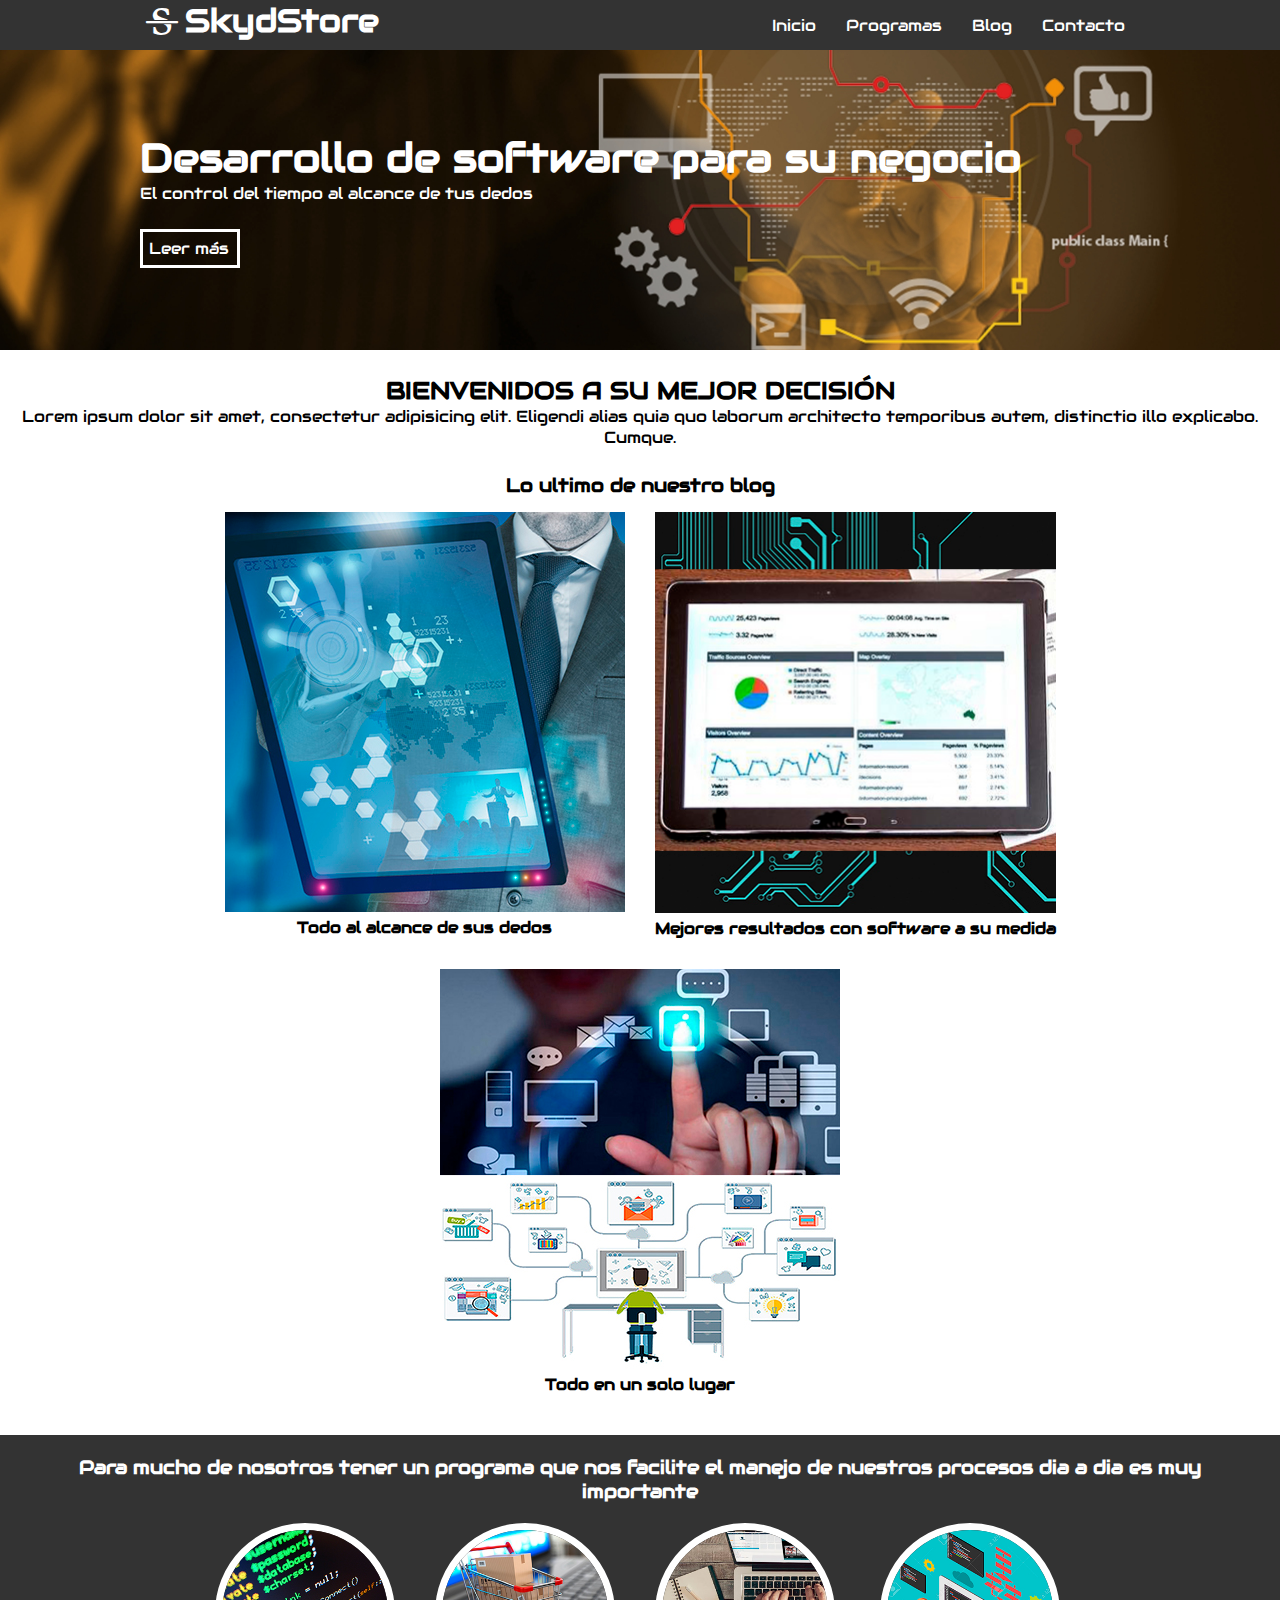
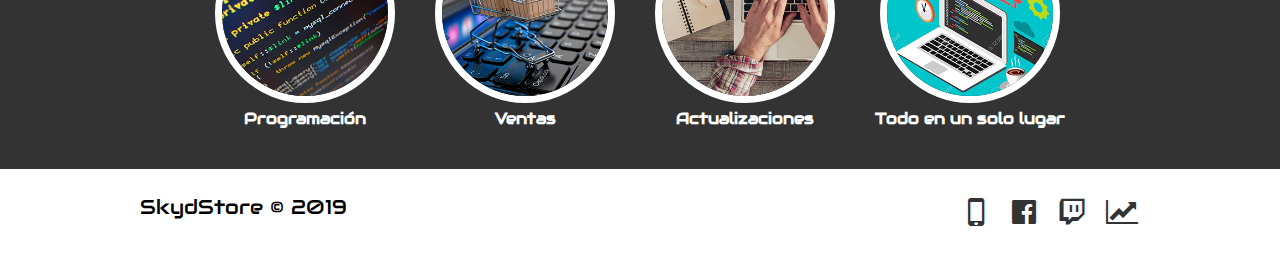
<file: portafolio/skydstore/index.html>
<!DOCTYPE html>
<HTML Lang="es">
    <HEAD>
        <TITLE>SkydStore</TITLE>
        <META charset="UTF-8">
        <META name="viewport" content="width=device-width, user-scalable=no, initial-scale=1, maximum-scale=1, minimum-scale=1">
            <!--enlazamos a nuestra carpeta CSS-->
        <LINK rel="stylesheet" href="css/fontello.css">
        <LINK rel="stylesheet" href="css/estilos.css">
    </HEAD>
    
    <BODY>
        <HEADER>
            <DIV class="contenedor">
                    <!--insertamos el primer icono-->
                <H1 class="icon-strike">SkydStore</H1>
                <INPUT type="checkbox" id="menu-bar">
                <LABEL class="icon-menu" for="menu-bar"></LABEL>
                <NAV class="menu">
                    <A href="">Inicio</A>
                    <A href="">Programas</A>
                    <A href="">Blog</A>
                    <A href="">Contacto</A>
                </NAV>
            </DIV>
        </HEADER>
            
        <main>    <!--contenido principal de la website-->
            <section id="banner">
                <img src="img/banner.jpg">
                <div class="contenedor">
                    <h2>Desarrollo de software para su negocio</h2>
                    <p>El control del tiempo al alcance de tus dedos</p>
                    <a herf="#">Leer más</a>
                </div>
            </section>
            
            <section id="bienvenidos">
                <h2>BIENVENIDOS A SU MEJOR DECISIÓN</h2>
                <p>Lorem ipsum dolor sit amet, consectetur adipisicing elit. Eligendi alias quia quo laborum architecto temporibus autem, distinctio illo explicabo. Cumque.</p>
            </section>
            
            <section id="blog">
                <h3>Lo ultimo de nuestro blog</h3>
                <div class="contenedor">
                    <article>
                        <img src="img/blog1.jpg">
                        <h4>Todo al alcance de sus dedos</h4>
                    </article>
                    <article>
                        <img src="img/blog2.jpg">
                        <h4>Mejores resultados con software a su medida</h4>
                    </article>
                    <article>
                        <img src="img/blog3.jpg">
                        <h4>Todo en un solo lugar</h4>
                    </article>
                </div>
            </section>
            
            <section id="info">
                <h3>Para mucho de nosotros tener un programa que nos facilite el manejo de nuestros procesos dia a dia es muy importante</h3>
                <div class="contenedor">
                    <div class="info-tec">
                        <img src="img/tec1.jpg" alt="">
                        <h4>Programación</h4>
                    </div>
                    <div class="info-tec">
                        <img src="img/tec2.jpg" alt="">
                        <h4>Ventas</h4>
                    </div>
                    <div class="info-tec">
                        <img src="img/tec3.jpg" alt="">
                        <h4>Actualizaciones</h4>
                    </div>
                    <div class="info-tec">
                        <img src="img/tec4.jpg" alt="">
                        <h4>Todo en un solo lugar</h4>
                    </div>
                </div>
            </section>
        </main>
        
        <footer>    <!--Iconos de enlaces-->
            <div class="contenedor">
                <p class="copy">SkydStore &copy; 2019</p>
                <div class="sociales">
                    <a class="icon-mobile" href="#"></a>
                    <a class="icon-facebook-official" href="#"></a>
                    <a class="icon-twitch" href="#"></a>
                    <a class="icon-chart-line" href="#"></a>
                </div>
            </div>
        </footer>
    </BODY>
</HTML>
</file>
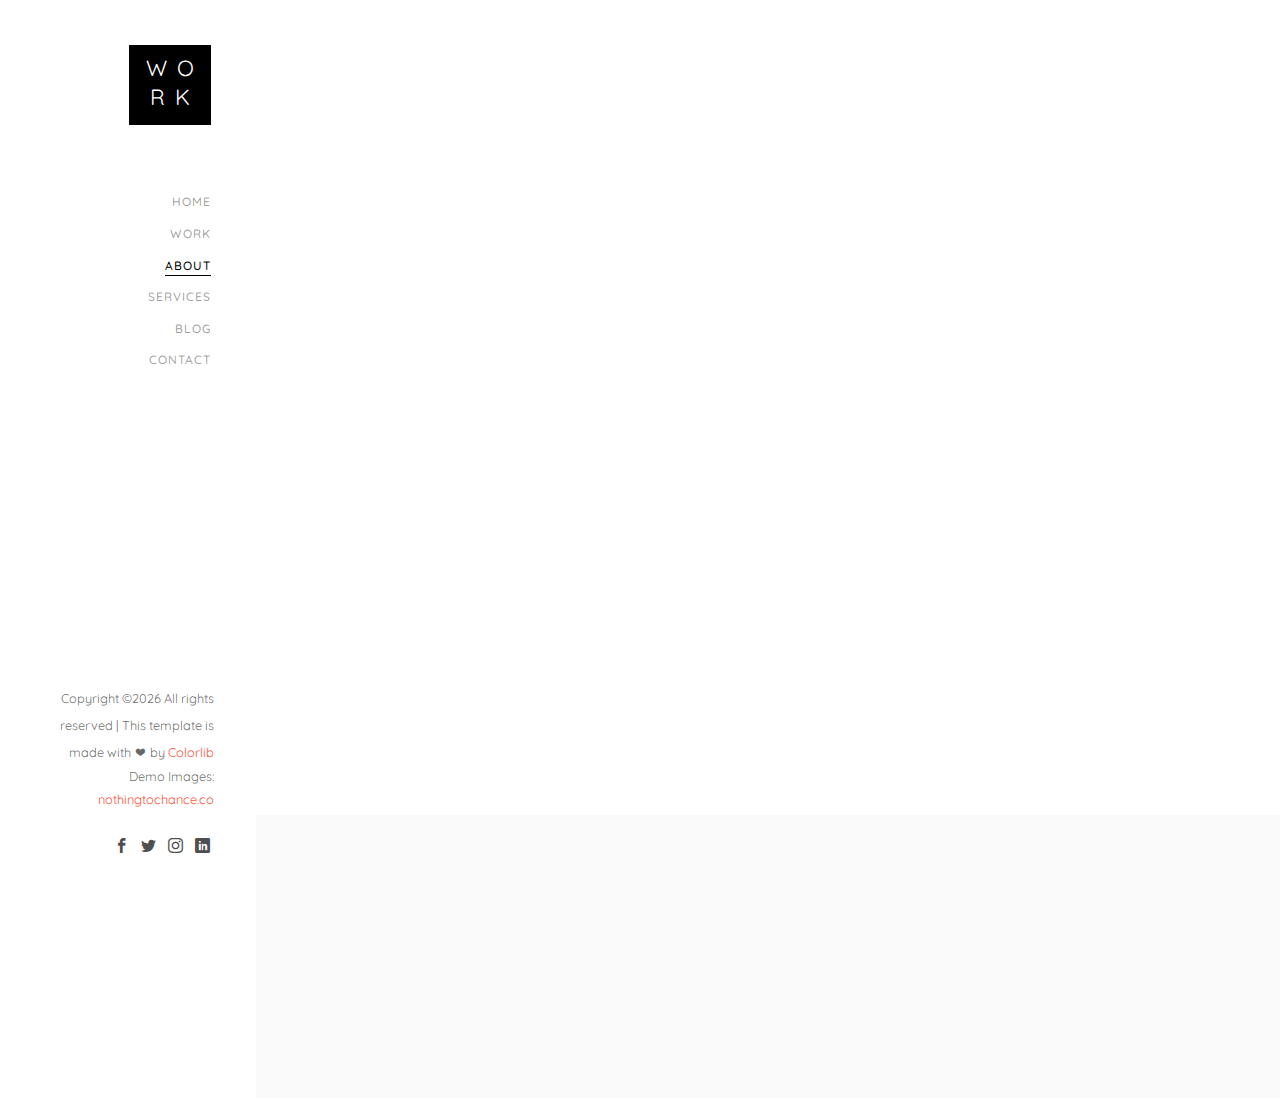
<file: about.html>
<!DOCTYPE HTML>
<html>
	<head>
	<meta charset="utf-8">
	<meta http-equiv="X-UA-Compatible" content="IE=edge">
	<title>Work Template</title>
	<meta name="viewport" content="width=device-width, initial-scale=1">
	<meta name="description" content="" />
	<meta name="keywords" content="" />
	<meta name="author" content="" />

  <!-- Facebook and Twitter integration -->
	<meta property="og:title" content=""/>
	<meta property="og:image" content=""/>
	<meta property="og:url" content=""/>
	<meta property="og:site_name" content=""/>
	<meta property="og:description" content=""/>
	<meta name="twitter:title" content="" />
	<meta name="twitter:image" content="" />
	<meta name="twitter:url" content="" />
	<meta name="twitter:card" content="" />

	<!-- Place favicon.ico and apple-touch-icon.png in the root directory -->
	<link rel="shortcut icon" href="favicon.ico">

	<link href="https://fonts.googleapis.com/css?family=Quicksand:300,400,500,700" rel="stylesheet">
	
	<!-- Animate.css -->
	<link rel="stylesheet" href="css/animate.css">
	<!-- Icomoon Icon Fonts-->
	<link rel="stylesheet" href="css/icomoon.css">
	<!-- Bootstrap  -->
	<link rel="stylesheet" href="css/bootstrap.css">
	<!-- Flexslider  -->
	<link rel="stylesheet" href="css/flexslider.css">
	<!-- Theme style  -->
	<link rel="stylesheet" href="css/style.css">

	<!-- Modernizr JS -->
	<script src="js/modernizr-2.6.2.min.js"></script>
	<!-- FOR IE9 below -->
	<!--[if lt IE 9]>
	<script src="js/respond.min.js"></script>
	<![endif]-->

	</head>
	<body>
	<div id="colorlib-page">
		<a href="#" class="js-colorlib-nav-toggle colorlib-nav-toggle"><i></i></a>
		<aside id="colorlib-aside" role="complementary" class="border js-fullheight">
			<h1 id="colorlib-logo"><a href="index.html"><span>Wo</span><span>rk</span></a></h1>
			<nav id="colorlib-main-menu" role="navigation">
				<ul>
					<li><a href="index.html">Home</a></li>
					<li><a href="work.html">Work</a></li>
					<li class="colorlib-active"><a href="about.html">About</a></li>
					<li><a href="services.html">Services</a></li>
					<li><a href="blog.html">Blog</a></li>
					<li><a href="contact.html">Contact</a></li>
				</ul>
			</nav>

			<div class="colorlib-footer">
				<p><small><!-- Link back to Colorlib can't be removed. Template is licensed under CC BY 3.0. -->
Copyright &copy;<script>document.write(new Date().getFullYear());</script> All rights reserved | This template is made with <i class="icon-heart" aria-hidden="true"></i> by <a href="https://colorlib.com" target="_blank">Colorlib</a>
<!-- Link back to Colorlib can't be removed. Template is licensed under CC BY 3.0. --> </span> <span>Demo Images: <a href="http://nothingtochance.co/" target="_blank">nothingtochance.co</a></span></small></p>
				<ul>
					<li><a href="#"><i class="icon-facebook2"></i></a></li>
					<li><a href="#"><i class="icon-twitter2"></i></a></li>
					<li><a href="#"><i class="icon-instagram"></i></a></li>
					<li><a href="#"><i class="icon-linkedin2"></i></a></li>
				</ul>
			</div>

		</aside>

		<div id="colorlib-main">
			<div class="colorlib-about">
				<div class="container-fluid">
					<div class="row">
						<div class="col-md-6">
							<div class="about-img animate-box" data-animate-effect="fadeInLeft" style="background-image: url(images/img_bg_2.jpg);">
								<div class="about-img-2 animate-box" data-animate-effect="fadeInRight" style="background-image: url(images/img_bg_3.jpg);"></div>
							</div>
						</div>
						<div class="col-md-6 animate-box" data-animate-effect="fadeInLeft">
							<div class="about-desc">
								<span class="heading-meta">Welcome &amp; Introduce</span>
								<h3>Hola! my name is Louie Jie!</h3>
								<p>On her way she met a copy. The copy warned the Little Blind Text, that where it came from it would have been rewritten a thousand times and everything that was left from its origin would be the word "and" and the Little Blind Text should turn around and return to its own, safe country.</p>
							</div>
							<div class="fancy-collapse-panel">
								<div class="panel-group" id="accordion" role="tablist" aria-multiselectable="true">
									<div class="panel panel-default">
									    <div class="panel-heading" role="tab" id="headingOne">
									        <h4 class="panel-title">
									            <a data-toggle="collapse" data-parent="#accordion" href="#collapseOne" aria-expanded="true" aria-controls="collapseOne">Why choose me?
									            </a>
									        </h4>
									    </div>
									    <div id="collapseOne" class="panel-collapse collapse in" role="tabpanel" aria-labelledby="headingOne">
									         <div class="panel-body">
									            <div class="row">
										      		<div class="col-md-6">
										      			<p>Far far away, behind the word mountains, far from the countries Vokalia and Consonantia, there live the blind texts. </p>
										      		</div>
										      		<div class="col-md-6">
										      			<p>Separated they live in Bookmarksgrove right at the coast of the Semantics, a large language ocean.</p>
										      		</div>
										      	</div>
									         </div>
									    </div>
									</div>
									<div class="panel panel-default">
									    <div class="panel-heading" role="tab" id="headingTwo">
									        <h4 class="panel-title">
									            <a class="collapsed" data-toggle="collapse" data-parent="#accordion" href="#collapseTwo" aria-expanded="false" aria-controls="collapseTwo">What I do?
									            </a>
									        </h4>
									    </div>
									    <div id="collapseTwo" class="panel-collapse collapse" role="tabpanel" aria-labelledby="headingTwo">
									        <div class="panel-body">
									            <p>Far far away, behind the word <strong>mountains</strong>, far from the countries Vokalia and Consonantia, there live the blind texts. Separated they live in Bookmarksgrove right at the coast of the Semantics, a large language ocean.</p>
													<ul>
														<li>Separated they live in Bookmarksgrove right</li>
														<li>Separated they live in Bookmarksgrove right</li>
													</ul>
									        </div>
									    </div>
									</div>
									<div class="panel panel-default">
									    <div class="panel-heading" role="tab" id="headingThree">
									        <h4 class="panel-title">
									            <a class="collapsed" data-toggle="collapse" data-parent="#accordion" href="#collapseThree" aria-expanded="false" aria-controls="collapseThree">My Specialties
									            </a>
									        </h4>
									    </div>
									    <div id="collapseThree" class="panel-collapse collapse" role="tabpanel" aria-labelledby="headingThree">
									        <div class="panel-body">
									            <p>Far far away, behind the word <strong>mountains</strong>, far from the countries Vokalia and Consonantia, there live the blind texts. Separated they live in Bookmarksgrove right at the coast of the Semantics, a large language ocean.</p>	
									        </div>
									    </div>
									</div>
								</div>
							</div>
						</div>
					</div>
				</div>
			</div>

			

			<div id="get-in-touch" class="colorlib-bg-color">
				<div class="colorlib-narrow-content">
					<div class="row">
						<div class="col-md-6 animate-box" data-animate-effect="fadeInLeft">
							<h2>Get in Touch!</h2>
						</div>
					</div>
					<div class="row">
						<div class="col-md-6 col-md-offset-3 col-md-pull-3 animate-box" data-animate-effect="fadeInLeft">
							<p class="colorlib-lead">Separated they live in Bookmarksgrove right at the coast of the Semantics, a large language ocean.</p>
							<p><a href="#" class="btn btn-primary btn-learn">Contact me!</a></p>
						</div>
						
					</div>
				</div>
			</div>
		</div>
	</div>

	<!-- jQuery -->
	<script src="js/jquery.min.js"></script>
	<!-- jQuery Easing -->
	<script src="js/jquery.easing.1.3.js"></script>
	<!-- Bootstrap -->
	<script src="js/bootstrap.min.js"></script>
	<!-- Waypoints -->
	<script src="js/jquery.waypoints.min.js"></script>
	<!-- Flexslider -->
	<script src="js/jquery.flexslider-min.js"></script>
	<!-- Sticky Kit -->
	<script src="js/sticky-kit.min.js"></script>
	
	
	<!-- MAIN JS -->
	<script src="js/main.js"></script>

	</body>
</html>
</file>
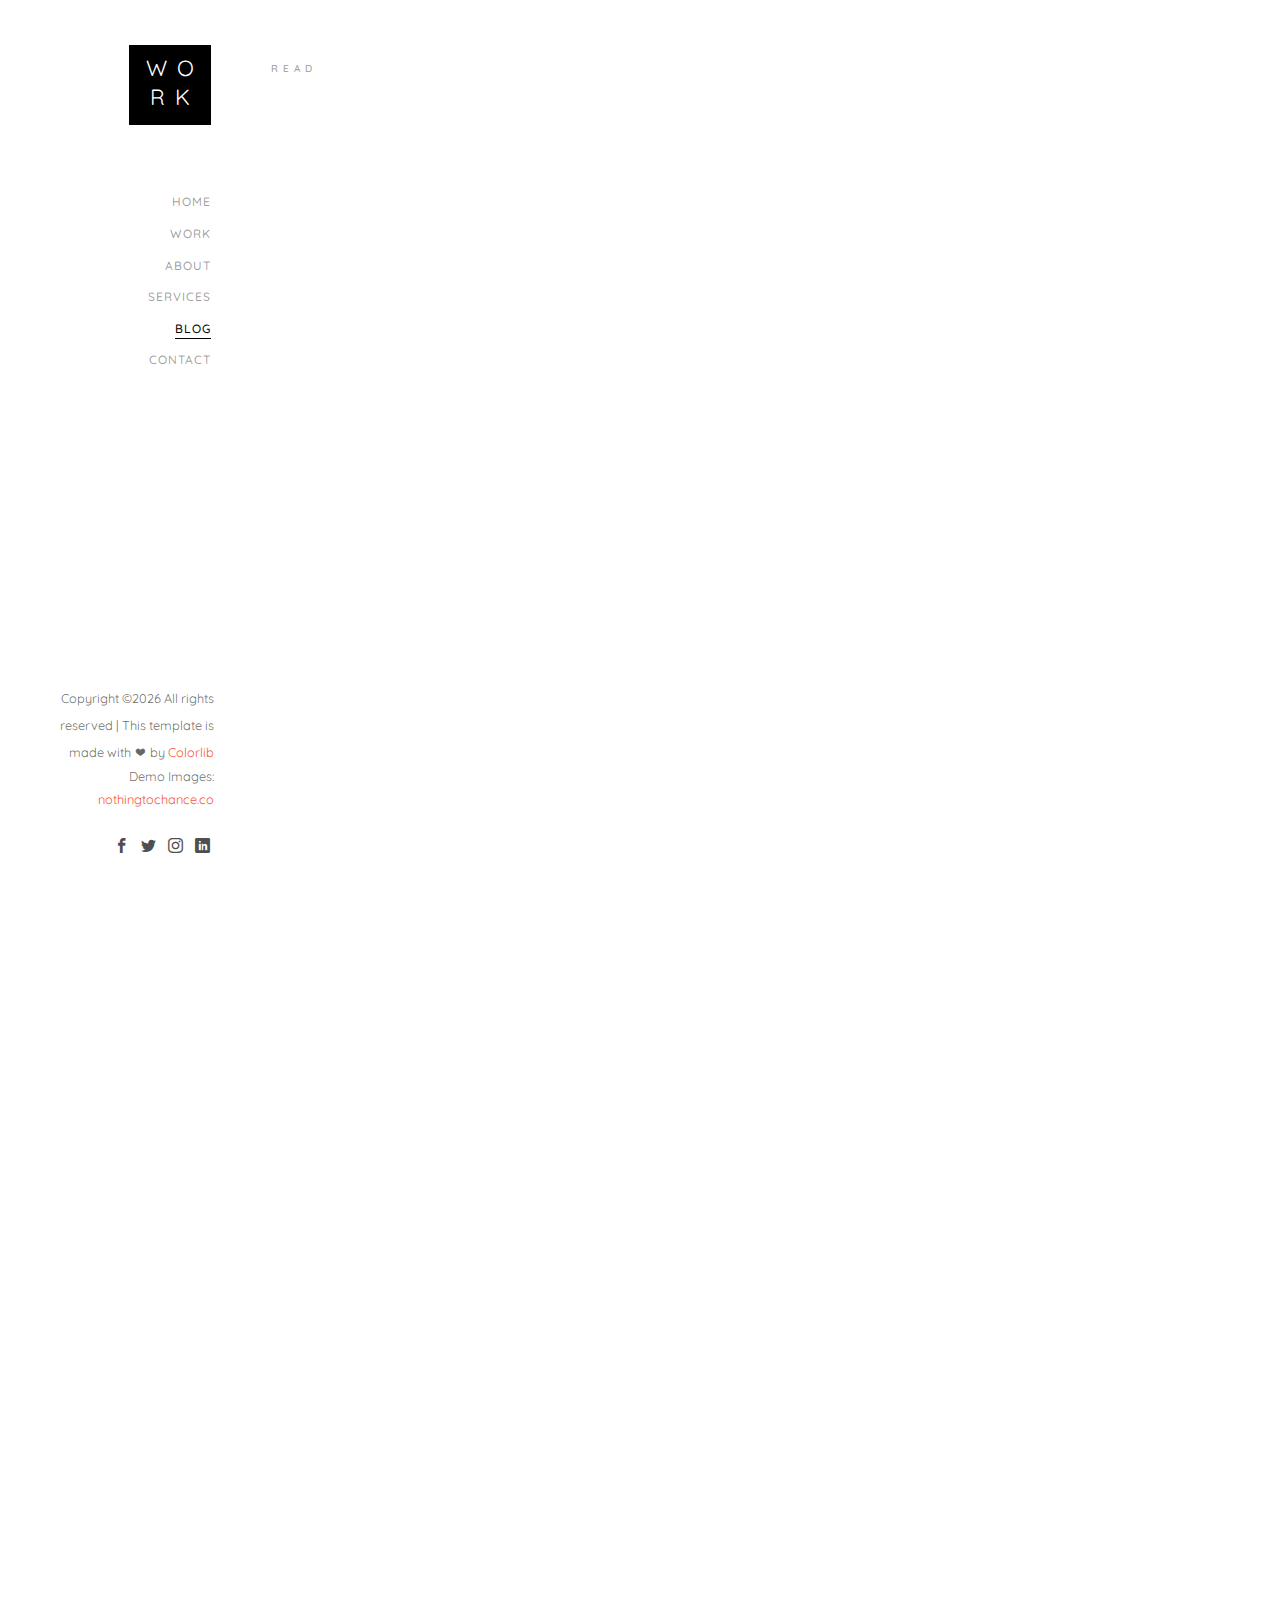
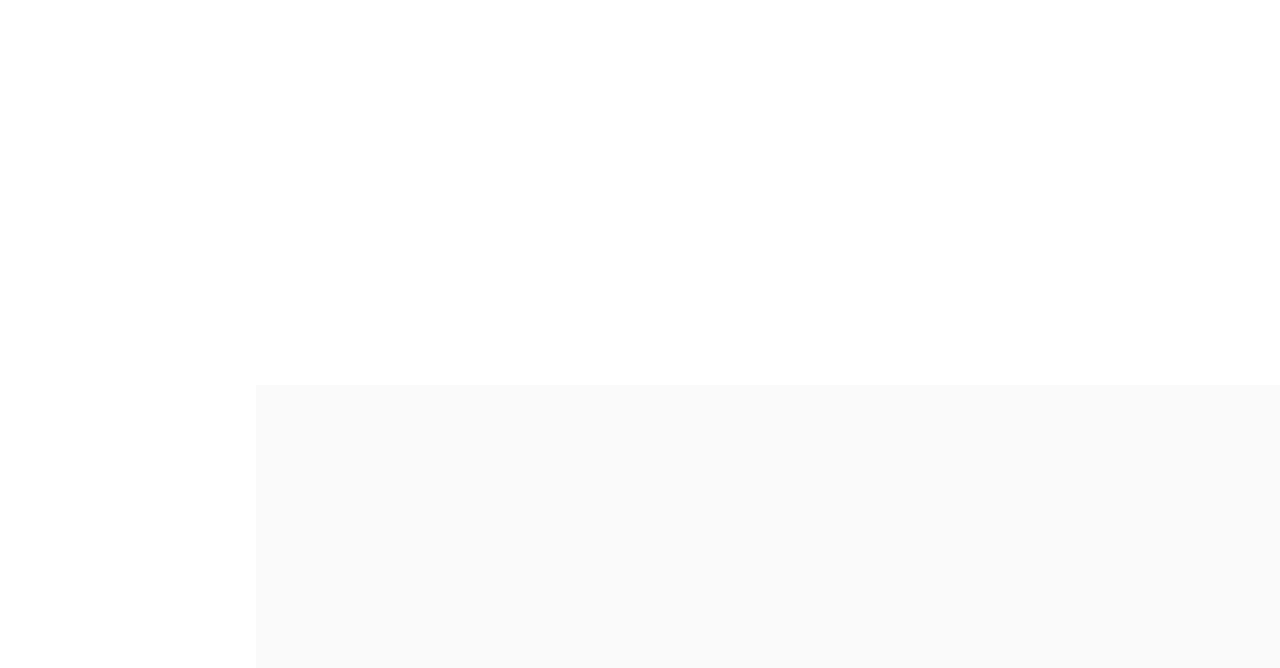
<file: blog.html>
<!DOCTYPE HTML>
<html>
	<head>
	<meta charset="utf-8">
	<meta http-equiv="X-UA-Compatible" content="IE=edge">
	<title>Work Template</title>
	<meta name="viewport" content="width=device-width, initial-scale=1">
	<meta name="description" content="" />
	<meta name="keywords" content="" />
	<meta name="author" content="" />

  <!-- Facebook and Twitter integration -->
	<meta property="og:title" content=""/>
	<meta property="og:image" content=""/>
	<meta property="og:url" content=""/>
	<meta property="og:site_name" content=""/>
	<meta property="og:description" content=""/>
	<meta name="twitter:title" content="" />
	<meta name="twitter:image" content="" />
	<meta name="twitter:url" content="" />
	<meta name="twitter:card" content="" />

	<!-- Place favicon.ico and apple-touch-icon.png in the root directory -->
	<link rel="shortcut icon" href="favicon.ico">

	<link href="https://fonts.googleapis.com/css?family=Quicksand:300,400,500,700" rel="stylesheet">
	
	<!-- Animate.css -->
	<link rel="stylesheet" href="css/animate.css">
	<!-- Icomoon Icon Fonts-->
	<link rel="stylesheet" href="css/icomoon.css">
	<!-- Bootstrap  -->
	<link rel="stylesheet" href="css/bootstrap.css">
	<!-- Flexslider  -->
	<link rel="stylesheet" href="css/flexslider.css">
	<!-- Theme style  -->
	<link rel="stylesheet" href="css/style.css">

	<!-- Modernizr JS -->
	<script src="js/modernizr-2.6.2.min.js"></script>
	<!-- FOR IE9 below -->
	<!--[if lt IE 9]>
	<script src="js/respond.min.js"></script>
	<![endif]-->

	</head>
	<body>
	<div id="colorlib-page">
		<a href="#" class="js-colorlib-nav-toggle colorlib-nav-toggle"><i></i></a>
		<aside id="colorlib-aside" role="complementary" class="border js-fullheight">
			<h1 id="colorlib-logo"><a href="index.html"><span>Wo</span><span>rk</span></a></h1>
			<nav id="colorlib-main-menu" role="navigation">
				<ul>
					<li><a href="index.html">Home</a></li>
					<li><a href="work.html">Work</a></li>
					<li><a href="about.html">About</a></li>
					<li><a href="services.html">Services</a></li>
					<li class="colorlib-active"><a href="blog.html">Blog</a></li>
					<li><a href="contact.html">Contact</a></li>
				</ul>
			</nav>

			<div class="colorlib-footer">
				<p><small><!-- Link back to Colorlib can't be removed. Template is licensed under CC BY 3.0. -->
Copyright &copy;<script>document.write(new Date().getFullYear());</script> All rights reserved | This template is made with <i class="icon-heart" aria-hidden="true"></i> by <a href="https://colorlib.com" target="_blank">Colorlib</a>
<!-- Link back to Colorlib can't be removed. Template is licensed under CC BY 3.0. --> </span> <span>Demo Images: <a href="http://nothingtochance.co/" target="_blank">nothingtochance.co</a></span></small></p>
				<ul>
					<li><a href="#"><i class="icon-facebook2"></i></a></li>
					<li><a href="#"><i class="icon-twitter2"></i></a></li>
					<li><a href="#"><i class="icon-instagram"></i></a></li>
					<li><a href="#"><i class="icon-linkedin2"></i></a></li>
				</ul>
			</div>

		</aside>

		<div id="colorlib-main">
			<div class="colorlib-blog">
				<div class="container-fluid">
					<div class="row">
						<div class="col-md-6 col-md-offset-3 col-md-pull-3">
							<span class="heading-meta">Read</span>
							<h2 class="colorlib-heading animate-box" data-animate-effect="fadeInLeft">Blog</h2>
						</div>
					</div>
					<div class="row">
						<div class="col-md-4 col-sm-6 animate-box" data-animate-effect="fadeInLeft">
							<div class="blog-entry">
								<a href="blog.html" class="blog-img"><img src="images/img-1.jpg" class="img-responsive" alt="HTML5 Bootstrap Template by colorlib.com"></a>
								<div class="desc">
									<span><small>Feb 07, 2018 </small> | <small> Web Design </small> | <small> <i class="icon-bubble3"></i> 4</small></span>
									<h3><a href="blog.html">18 Awesome sites</a></h3>
									<p>Separated they live in Bookmarksgrove right at the coast of the Semantics, a large language ocean.</p>
									<a href="blog.html" class="lead">Read More <i class="icon-arrow-right3"></i></a>
								</div>
							</div>
						</div>
						<div class="col-md-4 col-sm-6 animate-box" data-animate-effect="fadeInLeft">
							<div class="blog-entry">
								<a href="blog.html" class="blog-img"><img src="images/img-2.jpg" class="img-responsive" alt="HTML5 Bootstrap Template by colorlib.com"></a>
								<div class="desc">
									<span><small>Feb 07, 2018 </small> | <small> Web Design </small> | <small> <i class="icon-bubble3"></i> 4</small></span>
									<h3><a href="blog.html">Wordpress for a Beginner</a></h3>
									<p>Separated they live in Bookmarksgrove right at the coast of the Semantics, a large language ocean.</p>
									<a href="blog.html" class="lead">Read More <i class="icon-arrow-right3"></i></a>
								</div>
							</div>
						</div>
						<div class="col-md-4 col-sm-6 animate-box" data-animate-effect="fadeInLeft">
							<div class="blog-entry">
								<a href="blog.html" class="blog-img"><img src="images/img-3.jpg" class="img-responsive" alt="HTML5 Bootstrap Template by colorlib.com"></a>
								<div class="desc">
									<span><small>Feb 07, 2018 </small> | <small> Inspiration </small> | <small> <i class="icon-bubble3"></i> 4</small></span>
									<h3><a href="blog.html">Make website from scratch</a></h3>
									<p>Separated they live in Bookmarksgrove right at the coast of the Semantics, a large language ocean.</p>
									<a href="blog.html" class="lead">Read More <i class="icon-arrow-right3"></i></a>
								</div>
							</div>
						</div>
						<div class="col-md-4 col-sm-6 animate-box" data-animate-effect="fadeInLeft">
							<div class="blog-entry">
								<a href="blog.html" class="blog-img"><img src="images/img-4.jpg" class="img-responsive" alt="HTML5 Bootstrap Template by colorlib.com"></a>
								<div class="desc">
									<span><small>Feb 07, 2018 </small> | <small> Web Design </small> | <small> <i class="icon-bubble3"></i> 4</small></span>
									<h3><a href="blog.html">18 Awesome sites</a></h3>
									<p>Separated they live in Bookmarksgrove right at the coast of the Semantics, a large language ocean.</p>
									<a href="blog.html" class="lead">Read More <i class="icon-arrow-right3"></i></a>
								</div>
							</div>
						</div>
						<div class="col-md-4 col-sm-6 animate-box" data-animate-effect="fadeInLeft">
							<div class="blog-entry">
								<a href="blog.html" class="blog-img"><img src="images/img-5.jpg" class="img-responsive" alt="HTML5 Bootstrap Template by colorlib.com"></a>
								<div class="desc">
									<span><small>Feb 07, 2018 </small> | <small> Web Design </small> | <small> <i class="icon-bubble3"></i> 4</small></span>
									<h3><a href="blog.html">Wordpress for a Beginner</a></h3>
									<p>Separated they live in Bookmarksgrove right at the coast of the Semantics, a large language ocean.</p>
									<a href="blog.html" class="lead">Read More <i class="icon-arrow-right3"></i></a>
								</div>
							</div>
						</div>
						<div class="col-md-4 col-sm-6 animate-box" data-animate-effect="fadeInLeft">
							<div class="blog-entry">
								<a href="blog.html" class="blog-img"><img src="images/img-6.jpg" class="img-responsive" alt="HTML5 Bootstrap Template by colorlib.com"></a>
								<div class="desc">
									<span><small>Feb 07, 2018 </small> | <small> Inspiration </small> | <small> <i class="icon-bubble3"></i> 4</small></span>
									<h3><a href="blog.html">Make website from scratch</a></h3>
									<p>Separated they live in Bookmarksgrove right at the coast of the Semantics, a large language ocean.</p>
									<a href="blog.html" class="lead">Read More <i class="icon-arrow-right3"></i></a>
								</div>
							</div>
						</div>
						<div class="col-md-4 col-sm-6 animate-box" data-animate-effect="fadeInLeft">
							<div class="blog-entry">
								<a href="blog.html" class="blog-img"><img src="images/img-7.jpg" class="img-responsive" alt="HTML5 Bootstrap Template by colorlib.com"></a>
								<div class="desc">
									<span><small>Feb 07, 2018 </small> | <small> Web Design </small> | <small> <i class="icon-bubble3"></i> 4</small></span>
									<h3><a href="blog.html">18 Awesome sites</a></h3>
									<p>Separated they live in Bookmarksgrove right at the coast of the Semantics, a large language ocean.</p>
									<a href="blog.html" class="lead">Read More <i class="icon-arrow-right3"></i></a>
								</div>
							</div>
						</div>
						<div class="col-md-4 col-sm-6 animate-box" data-animate-effect="fadeInLeft">
							<div class="blog-entry">
								<a href="blog.html" class="blog-img"><img src="images/img-8.jpg" class="img-responsive" alt="HTML5 Bootstrap Template by colorlib.com"></a>
								<div class="desc">
									<span><small>Feb 07, 2018 </small> | <small> Web Design </small> | <small> <i class="icon-bubble3"></i> 4</small></span>
									<h3><a href="blog.html">Wordpress for a Beginner</a></h3>
									<p>Separated they live in Bookmarksgrove right at the coast of the Semantics, a large language ocean.</p>
									<a href="blog.html" class="lead">Read More <i class="icon-arrow-right3"></i></a>
								</div>
							</div>
						</div>
						<div class="col-md-4 col-sm-6 animate-box" data-animate-effect="fadeInLeft">
							<div class="blog-entry">
								<a href="blog.html" class="blog-img"><img src="images/img-9.jpg" class="img-responsive" alt="HTML5 Bootstrap Template by colorlib.com"></a>
								<div class="desc">
									<span><small>Feb 07, 2018 </small> | <small> Inspiration </small> | <small> <i class="icon-bubble3"></i> 4</small></span>
									<h3><a href="blog.html">Make website from scratch</a></h3>
									<p>Separated they live in Bookmarksgrove right at the coast of the Semantics, a large language ocean.</p>
									<a href="blog.html" class="lead">Read More <i class="icon-arrow-right3"></i></a>
								</div>
							</div>
						</div>
					</div>

					<div class="row">
						<div class="col-md-12 animate-box" data-animate-effect="fadeInLeft">
							<ul class="pagination">
								<li class="disabled"><a href="#">&laquo;</a></li>
								<li class="active"><a href="#">1</a></li>
								<li><a href="#">2</a></li>
								<li><a href="#">3</a></li>
								<li><a href="#">4</a></li>
								<li><a href="#">&raquo;</a></li>
							</ul>
						</div>
					</div>
				</div>
			</div>

			<div id="get-in-touch" class="colorlib-bg-color">
				<div class="colorlib-narrow-content">
					<div class="row">
						<div class="col-md-6 animate-box" data-animate-effect="fadeInLeft">
							<h2>Get in Touch!</h2>
						</div>
					</div>
					<div class="row">
						<div class="col-md-6 col-md-offset-3 col-md-pull-3 animate-box" data-animate-effect="fadeInLeft">
							<p class="colorlib-lead">Separated they live in Bookmarksgrove right at the coast of the Semantics, a large language ocean.</p>
							<p><a href="#" class="btn btn-primary btn-learn">Contact me!</a></p>
						</div>
						
					</div>
				</div>
			</div>
		</div>
	</div>

	<!-- jQuery -->
	<script src="js/jquery.min.js"></script>
	<!-- jQuery Easing -->
	<script src="js/jquery.easing.1.3.js"></script>
	<!-- Bootstrap -->
	<script src="js/bootstrap.min.js"></script>
	<!-- Waypoints -->
	<script src="js/jquery.waypoints.min.js"></script>
	<!-- Flexslider -->
	<script src="js/jquery.flexslider-min.js"></script>
	<!-- Sticky Kit -->
	<script src="js/sticky-kit.min.js"></script>
	
	
	<!-- MAIN JS -->
	<script src="js/main.js"></script>

	</body>
</html>
</file>
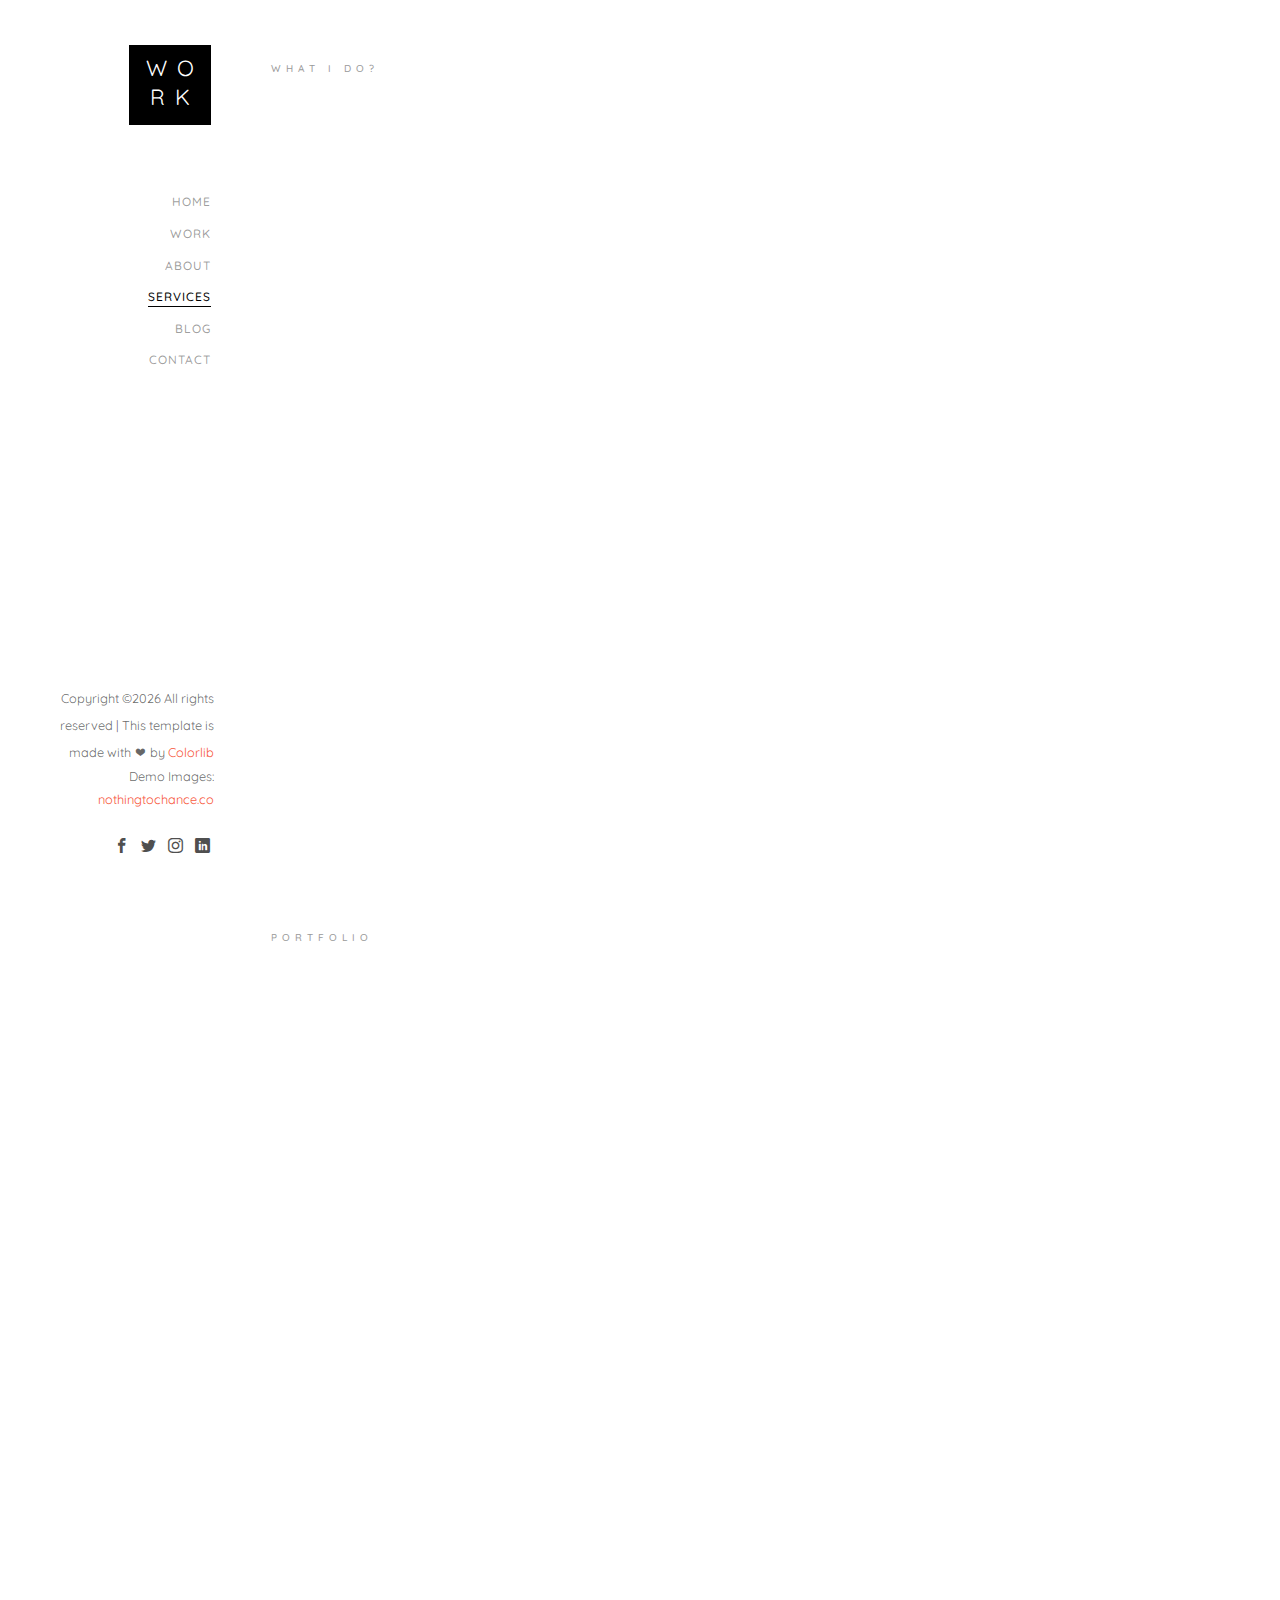
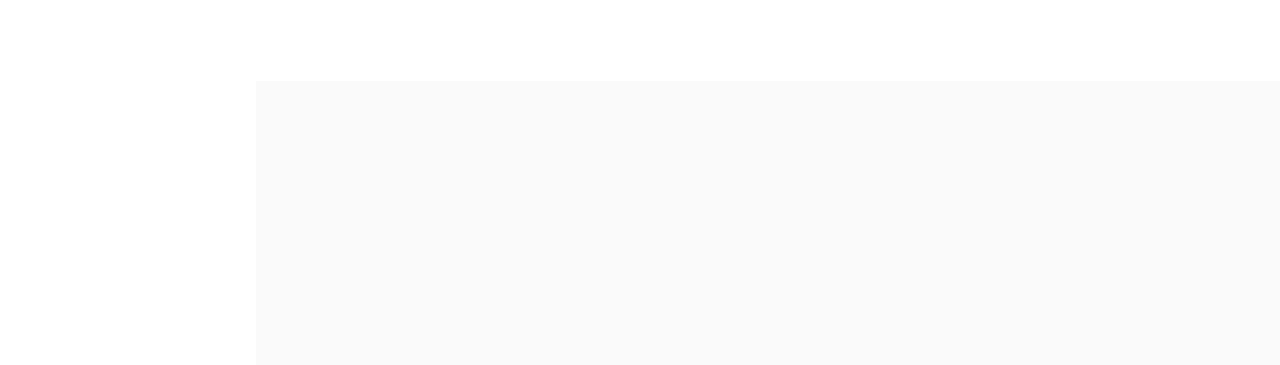
<file: services.html>
<!DOCTYPE HTML>
<html>
	<head>
	<meta charset="utf-8">
	<meta http-equiv="X-UA-Compatible" content="IE=edge">
	<title>Work Template</title>
	<meta name="viewport" content="width=device-width, initial-scale=1">
	<meta name="description" content="" />
	<meta name="keywords" content="" />
	<meta name="author" content="" />

  <!-- Facebook and Twitter integration -->
	<meta property="og:title" content=""/>
	<meta property="og:image" content=""/>
	<meta property="og:url" content=""/>
	<meta property="og:site_name" content=""/>
	<meta property="og:description" content=""/>
	<meta name="twitter:title" content="" />
	<meta name="twitter:image" content="" />
	<meta name="twitter:url" content="" />
	<meta name="twitter:card" content="" />

	<!-- Place favicon.ico and apple-touch-icon.png in the root directory -->
	<link rel="shortcut icon" href="favicon.ico">

	<link href="https://fonts.googleapis.com/css?family=Quicksand:300,400,500,700" rel="stylesheet">
	
	<!-- Animate.css -->
	<link rel="stylesheet" href="css/animate.css">
	<!-- Icomoon Icon Fonts-->
	<link rel="stylesheet" href="css/icomoon.css">
	<!-- Bootstrap  -->
	<link rel="stylesheet" href="css/bootstrap.css">
	<!-- Flexslider  -->
	<link rel="stylesheet" href="css/flexslider.css">
	<!-- Theme style  -->
	<link rel="stylesheet" href="css/style.css">

	<!-- Modernizr JS -->
	<script src="js/modernizr-2.6.2.min.js"></script>
	<!-- FOR IE9 below -->
	<!--[if lt IE 9]>
	<script src="js/respond.min.js"></script>
	<![endif]-->

	</head>
	<body>
	<div id="colorlib-page">
		<a href="#" class="js-colorlib-nav-toggle colorlib-nav-toggle"><i></i></a>
		<aside id="colorlib-aside" role="complementary" class="border js-fullheight">
			<h1 id="colorlib-logo"><a href="index.html"><span>Wo</span><span>rk</span></a></h1>
			<nav id="colorlib-main-menu" role="navigation">
				<ul>
					<li><a href="index.html">Home</a></li>
					<li><a href="work.html">Work</a></li>
					<li><a href="about.html">About</a></li>
					<li class="colorlib-active"><a href="services.html">Services</a></li>
					<li><a href="blog.html">Blog</a></li>
					<li><a href="contact.html">Contact</a></li>
				</ul>
			</nav>

			<div class="colorlib-footer">
				<p><small><!-- Link back to Colorlib can't be removed. Template is licensed under CC BY 3.0. -->
Copyright &copy;<script>document.write(new Date().getFullYear());</script> All rights reserved | This template is made with <i class="icon-heart" aria-hidden="true"></i> by <a href="https://colorlib.com" target="_blank">Colorlib</a>
<!-- Link back to Colorlib can't be removed. Template is licensed under CC BY 3.0. --> </span> <span>Demo Images: <a href="http://nothingtochance.co/" target="_blank">nothingtochance.co</a></span></small></p>
				<ul>
					<li><a href="#"><i class="icon-facebook2"></i></a></li>
					<li><a href="#"><i class="icon-twitter2"></i></a></li>
					<li><a href="#"><i class="icon-instagram"></i></a></li>
					<li><a href="#"><i class="icon-linkedin2"></i></a></li>
				</ul>
			</div>

		</aside>

		<div id="colorlib-main">
			<div class="colorlib-services">
				<div class="container-fluid">
					<div class="row">
						<div class="col-md-6 col-md-offset-3 col-md-pull-3">
							<span class="heading-meta">What I do?</span>
							<h2 class="colorlib-heading animate-box" data-animate-effect="fadeInLeft">Here are some of my expertise</h2>
						</div>
					</div>
					<div class="row">
						<div class="col-md-6">
							<div class="colorlib-feature animate-box" data-animate-effect="fadeInLeft">
								<div class="colorlib-icon">
									<i class="icon-tag"></i>
								</div>
								<div class="colorlib-text">
									<h3>Branding</h3>
									<p>Far far away, behind the word mountains, far from the countries Vokalia and Consonantia, there live the blind texts. </p>
								</div>
							</div>

							<div class="colorlib-feature animate-box" data-animate-effect="fadeInLeft">
								<div class="colorlib-icon">
									<i class="icon-pen2"></i>
								</div>
								<div class="colorlib-text">
									<h3>Web Design</h3>
									<p>Far far away, behind the word mountains, far from the countries Vokalia and Consonantia, there live the blind texts. </p>
								</div>
							</div>

							<div class="colorlib-feature animate-box" data-animate-effect="fadeInLeft">
								<div class="colorlib-icon">
									<i class="icon-search3"></i>
								</div>
								<div class="colorlib-text">
									<h3>Search engine optimization</h3>
									<p>Far far away, behind the word mountains, far from the countries Vokalia and Consonantia, there live the blind texts. </p>
								</div>
							</div>
						</div>
						<div class="col-md-6">
							<div class="colorlib-feature animate-box" data-animate-effect="fadeInLeft">
								<div class="colorlib-icon">
									<i class="icon-paperplane"></i>
								</div>
								<div class="colorlib-text">
									<h3>Web Development</h3>
									<p>Far far away, behind the word mountains, far from the countries Vokalia and Consonantia, there live the blind texts. </p>
								</div>
							</div>

							<div class="colorlib-feature animate-box" data-animate-effect="fadeInLeft">
								<div class="colorlib-icon">
									<i class="icon-device-desktop"></i>
								</div>
								<div class="colorlib-text">
									<h3>User Interface</h3>
									<p>Far far away, behind the word mountains, far from the countries Vokalia and Consonantia, there live the blind texts. </p>
								</div>
							</div>

							<div class="colorlib-feature animate-box" data-animate-effect="fadeInLeft">
								<div class="colorlib-icon">
									<i class="icon-help"></i>
								</div>
								<div class="colorlib-text">
									<h3>Help &amp; Support</h3>
									<p>Far far away, behind the word mountains, far from the countries Vokalia and Consonantia, there live the blind texts. </p>
								</div>
							</div>
						</div>
					</div>
				</div>
			</div>


			<div class="colorlib-work">
				<div class="container-fluid">
					<div class="row">
						<div class="col-md-6 col-md-offset-3 col-md-pull-3">
							<span class="heading-meta">Portfolio</span>
							<h2 class="colorlib-heading animate-box" data-animate-effect="fadeInLeft">Recent Work</h2>
						</div>
					</div>
					<div class="row">
						<div class="col-md-6 animate-box" data-animate-effect="fadeInLeft">
							<div class="project" style="background-image: url(images/work-1.jpg);">
								<div class="desc">
									<div class="con">
										<h3><a href="#">Work 01</a></h3>
										<span>Branding, Ilustration</span>
										<p class="icon">
											<span><a href="#"><i class="icon-share3"></i></a></span>
											<span><a href="#"><i class="icon-eye"></i> 100</a></span>
											<span><a href="#"><i class="icon-heart"></i> 49</a></span>
										</p>
									</div>
								</div>
							</div>
						</div>
						<div class="col-md-6 animate-box" data-animate-effect="fadeInLeft">
							<div class="project" style="background-image: url(images/work-2.jpg);">
								<div class="desc">
									<div class="con">
										<h3><a href="work.html">Work 02</a></h3>
										<span>Logo, Web, Branding</span>
										<p class="icon">
											<span><a href="#"><i class="icon-share3"></i></a></span>
											<span><a href="#"><i class="icon-eye"></i> 100</a></span>
											<span><a href="#"><i class="icon-heart"></i> 49</a></span>
										</p>
									</div>
								</div>
							</div>
						</div>
					</div>
				</div>
			</div>

			<div id="get-in-touch" class="colorlib-bg-color">
				<div class="colorlib-narrow-content">
					<div class="row">
						<div class="col-md-6 animate-box" data-animate-effect="fadeInLeft">
							<h2>Get in Touch!</h2>
						</div>
					</div>
					<div class="row">
						<div class="col-md-6 col-md-offset-3 col-md-pull-3 animate-box" data-animate-effect="fadeInLeft">
							<p class="colorlib-lead">Separated they live in Bookmarksgrove right at the coast of the Semantics, a large language ocean.</p>
							<p><a href="#" class="btn btn-primary btn-learn">Contact me!</a></p>
						</div>
						
					</div>
				</div>
			</div>
		</div>
	</div>

	<!-- jQuery -->
	<script src="js/jquery.min.js"></script>
	<!-- jQuery Easing -->
	<script src="js/jquery.easing.1.3.js"></script>
	<!-- Bootstrap -->
	<script src="js/bootstrap.min.js"></script>
	<!-- Waypoints -->
	<script src="js/jquery.waypoints.min.js"></script>
	<!-- Flexslider -->
	<script src="js/jquery.flexslider-min.js"></script>
	<!-- Sticky Kit -->
	<script src="js/sticky-kit.min.js"></script>
	
	
	<!-- MAIN JS -->
	<script src="js/main.js"></script>

	</body>
</html>
</file>
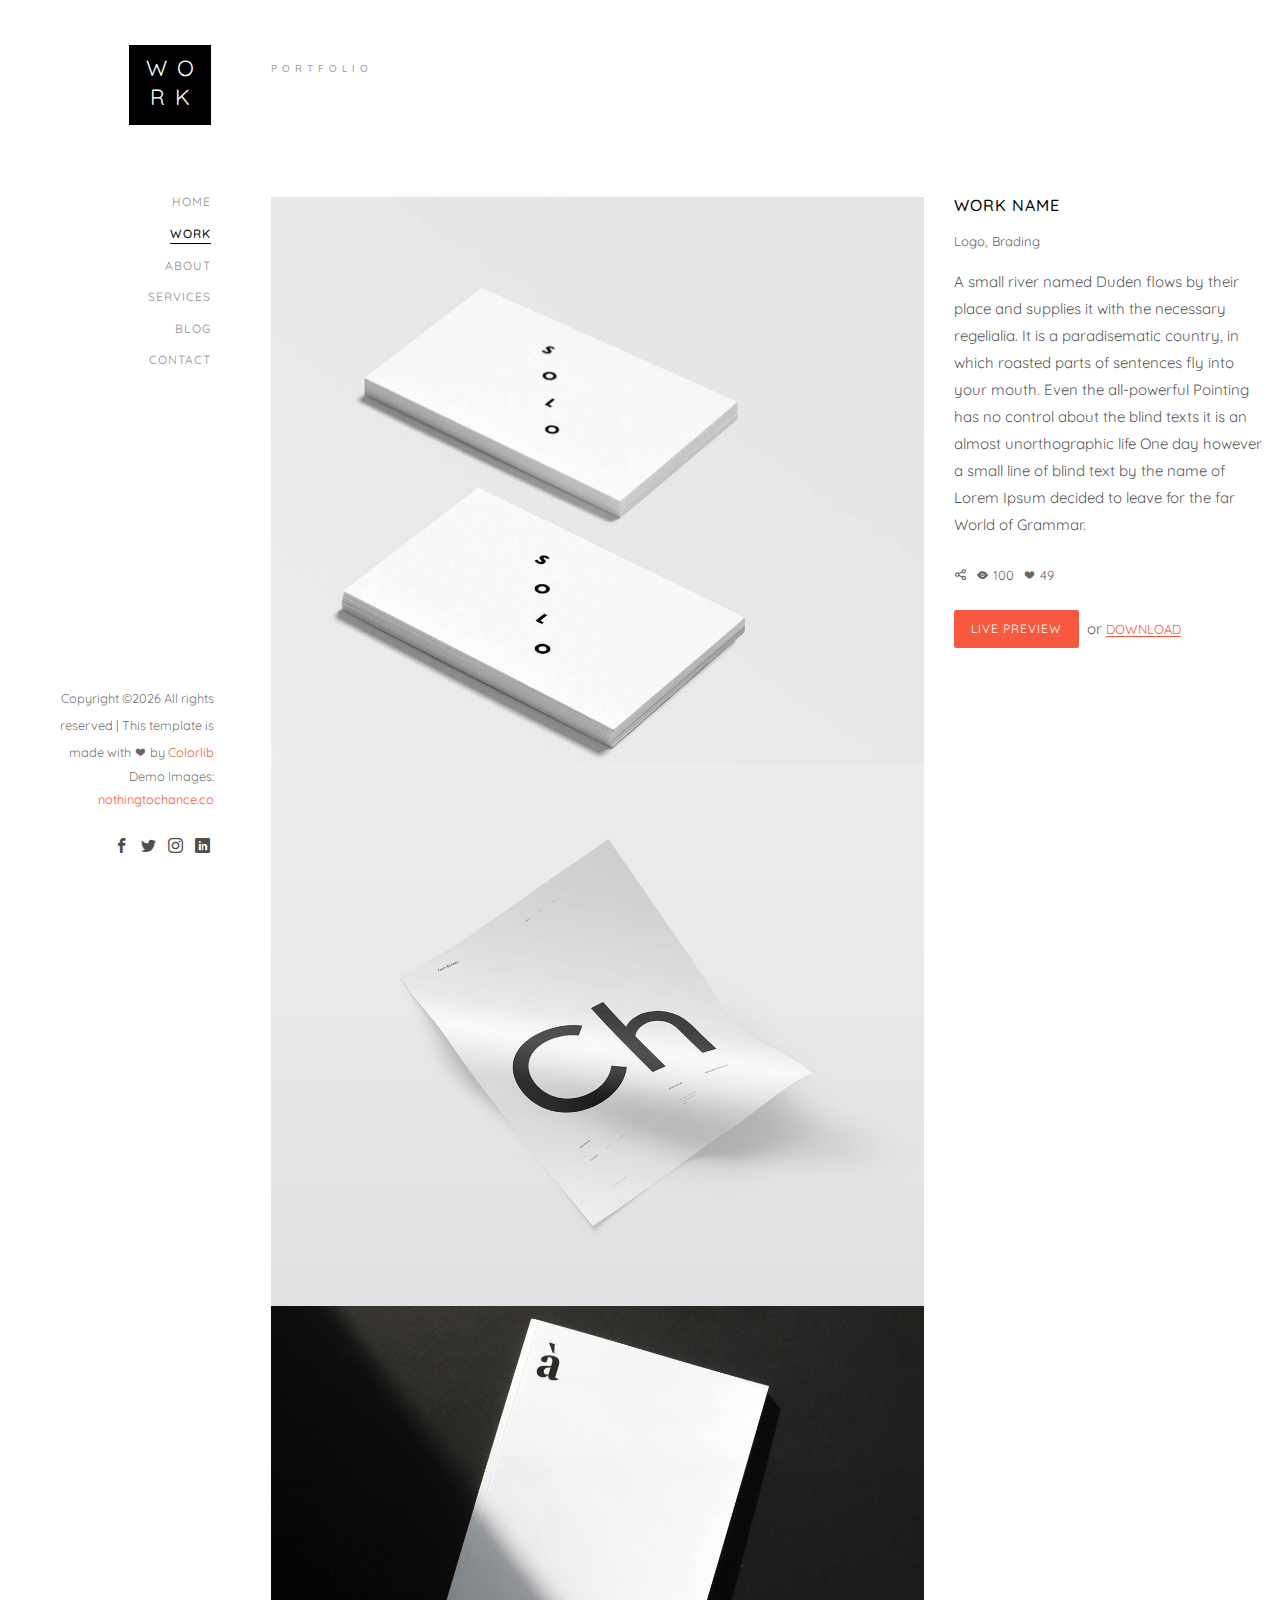
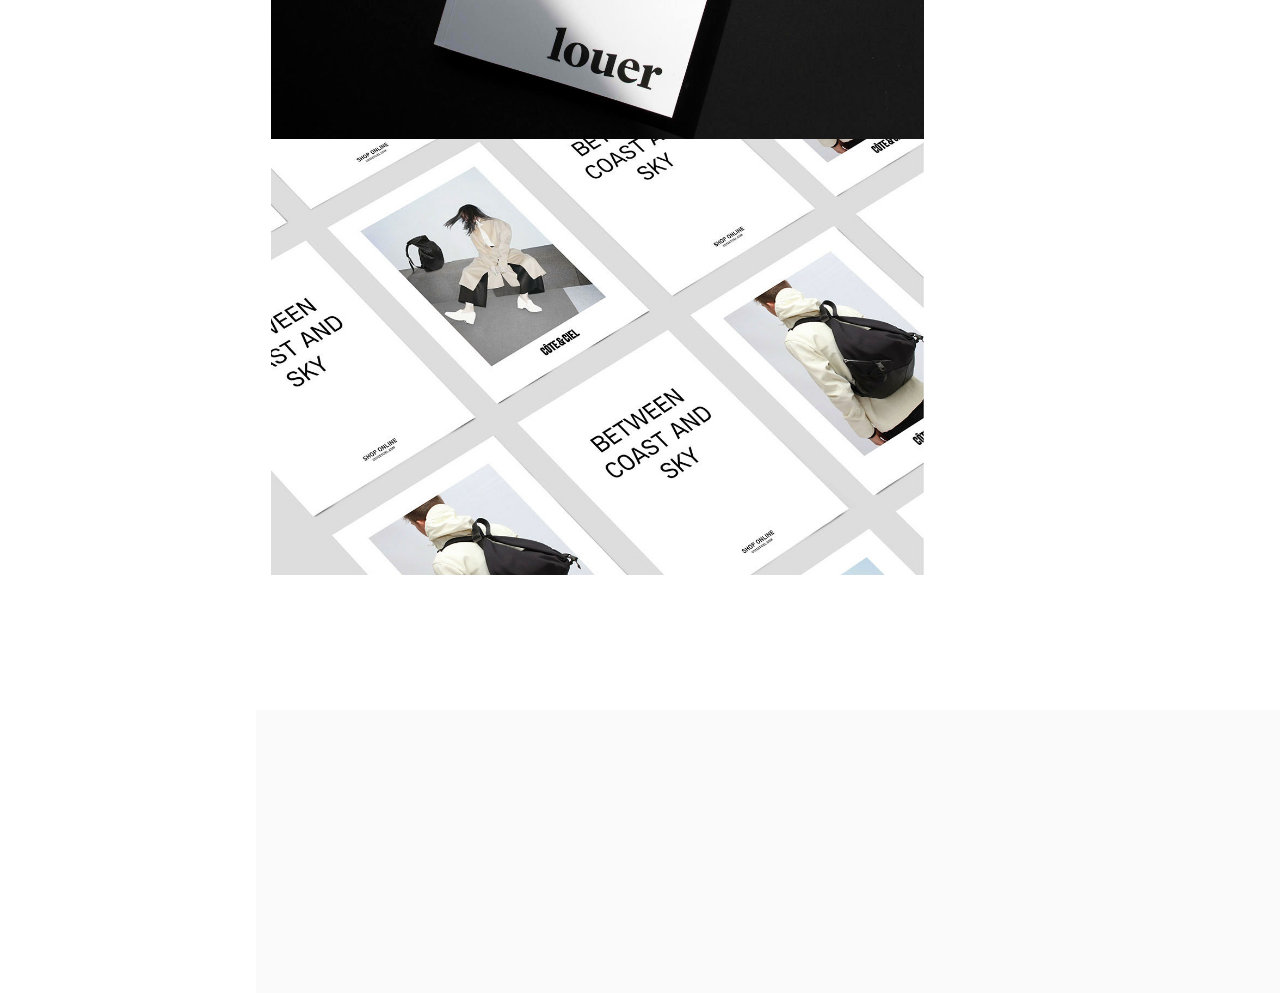
<file: work-single.html>
<!DOCTYPE HTML>
<html>
	<head>
	<meta charset="utf-8">
	<meta http-equiv="X-UA-Compatible" content="IE=edge">
	<title>Work Template</title>
	<meta name="viewport" content="width=device-width, initial-scale=1">
	<meta name="description" content="" />
	<meta name="keywords" content="" />
	<meta name="author" content="" />

  <!-- Facebook and Twitter integration -->
	<meta property="og:title" content=""/>
	<meta property="og:image" content=""/>
	<meta property="og:url" content=""/>
	<meta property="og:site_name" content=""/>
	<meta property="og:description" content=""/>
	<meta name="twitter:title" content="" />
	<meta name="twitter:image" content="" />
	<meta name="twitter:url" content="" />
	<meta name="twitter:card" content="" />

	<!-- Place favicon.ico and apple-touch-icon.png in the root directory -->
	<link rel="shortcut icon" href="favicon.ico">

	<link href="https://fonts.googleapis.com/css?family=Quicksand:300,400,500,700" rel="stylesheet">
	
	<!-- Animate.css -->
	<link rel="stylesheet" href="css/animate.css">
	<!-- Icomoon Icon Fonts-->
	<link rel="stylesheet" href="css/icomoon.css">
	<!-- Bootstrap  -->
	<link rel="stylesheet" href="css/bootstrap.css">
	<!-- Flexslider  -->
	<link rel="stylesheet" href="css/flexslider.css">
	<!-- Theme style  -->
	<link rel="stylesheet" href="css/style.css">

	<!-- Modernizr JS -->
	<script src="js/modernizr-2.6.2.min.js"></script>
	<!-- FOR IE9 below -->
	<!--[if lt IE 9]>
	<script src="js/respond.min.js"></script>
	<![endif]-->

	</head>
	<body>
	<div id="colorlib-page">
		<a href="#" class="js-colorlib-nav-toggle colorlib-nav-toggle"><i></i></a>
		<aside id="colorlib-aside" role="complementary" class="border js-fullheight">
			<h1 id="colorlib-logo"><a href="index.html"><span>Wo</span><span>rk</span></a></h1>
			<nav id="colorlib-main-menu" role="navigation">
				<ul>
					<li><a href="index.html">Home</a></li>
					<li class="colorlib-active"><a href="work.html">Work</a></li>
					<li><a href="about.html">About</a></li>
					<li><a href="services.html">Services</a></li>
					<li><a href="blog.html">Blog</a></li>
					<li><a href="contact.html">Contact</a></li>
				</ul>
			</nav>

			<div class="colorlib-footer">
				<p><small><!-- Link back to Colorlib can't be removed. Template is licensed under CC BY 3.0. -->
Copyright &copy;<script>document.write(new Date().getFullYear());</script> All rights reserved | This template is made with <i class="icon-heart" aria-hidden="true"></i> by <a href="https://colorlib.com" target="_blank">Colorlib</a>
<!-- Link back to Colorlib can't be removed. Template is licensed under CC BY 3.0. --> </span> <span>Demo Images: <a href="http://nothingtochance.co/" target="_blank">nothingtochance.co</a></span></small></p>
				<ul>
					<li><a href="#"><i class="icon-facebook2"></i></a></li>
					<li><a href="#"><i class="icon-twitter2"></i></a></li>
					<li><a href="#"><i class="icon-instagram"></i></a></li>
					<li><a href="#"><i class="icon-linkedin2"></i></a></li>
				</ul>
			</div>

		</aside>

		<div id="colorlib-main">

			<div class="colorlib-work">
				<div class="container-fluid">
					<div class="row">
						<div class="col-md-6 col-md-offset-3 col-md-pull-3">
							<span class="heading-meta">Portfolio</span>
							<h2 class="colorlib-heading animate-box" data-animate-effect="fadeInLeft">Work Single</h2>
						</div>
					</div>
					<div class="row">
						<div class="col-md-8 image-content">
							<img class="img-responsive" src="images/work-1.jpg" alt="HTML5 Bootstrap Template by colorlib.com">
							<img class="img-responsive" src="images/work-2.jpg" alt="HTML5 Bootstrap Template by colorlib.com">
							<img class="img-responsive" src="images/work-3.jpg" alt="HTML5 Bootstrap Template by colorlib.com">
							<img class="img-responsive" src="images/work-4.jpg" alt="HTML5 Bootstrap Template by colorlib.com">
						</div>
						<div class="col-md-4 sticky-parent">
							<div id="sticky_item">
								<div class="project-desc">
									<h2>Work Name</h2>
									<span><a href="#">Logo</a>, <a href="#">Brading</a></span>
									<p>A small river named Duden flows by their place and supplies it with the necessary regelialia. It is a paradisematic country, in which roasted parts of sentences fly into your mouth. Even the all-powerful Pointing has no control about the blind texts it is an almost unorthographic life One day however a small line of blind text by the name of Lorem Ipsum decided to leave for the far World of Grammar.</p>
									<p class="icon">
										<span><a href="#"><i class="icon-share3"></i></a></span>
										<span><a href="#"><i class="icon-eye"></i> 100</a></span>
										<span><a href="#"><i class="icon-heart"></i> 49</a></span>
									</p>
									<p><a href="#" class="btn btn-primary">Live Preview</a> or <a href="#" class="btn-download">Download</a></p>
								</div>
							</div>
						</div>
					</div>
				</div>
			</div>

			<div id="get-in-touch" class="colorlib-bg-color">
				<div class="colorlib-narrow-content">
					<div class="row">
						<div class="col-md-6 animate-box" data-animate-effect="fadeInLeft">
							<h2>Get in Touch!</h2>
						</div>
					</div>
					<div class="row">
						<div class="col-md-6 col-md-offset-3 col-md-pull-3 animate-box" data-animate-effect="fadeInLeft">
							<p class="colorlib-lead">Separated they live in Bookmarksgrove right at the coast of the Semantics, a large language ocean.</p>
							<p><a href="#" class="btn btn-primary btn-learn">Contact me!</a></p>
						</div>
						
					</div>
				</div>
			</div>
		</div>
	</div>

	<!-- jQuery -->
	<script src="js/jquery.min.js"></script>
	<!-- jQuery Easing -->
	<script src="js/jquery.easing.1.3.js"></script>
	<!-- Bootstrap -->
	<script src="js/bootstrap.min.js"></script>
	<!-- Waypoints -->
	<script src="js/jquery.waypoints.min.js"></script>
	<!-- Flexslider -->
	<script src="js/jquery.flexslider-min.js"></script>
	<!-- Sticky Kit -->
	<script src="js/sticky-kit.min.js"></script>
	
	
	<!-- MAIN JS -->
	<script src="js/main.js"></script>

	</body>
</html>
</file>
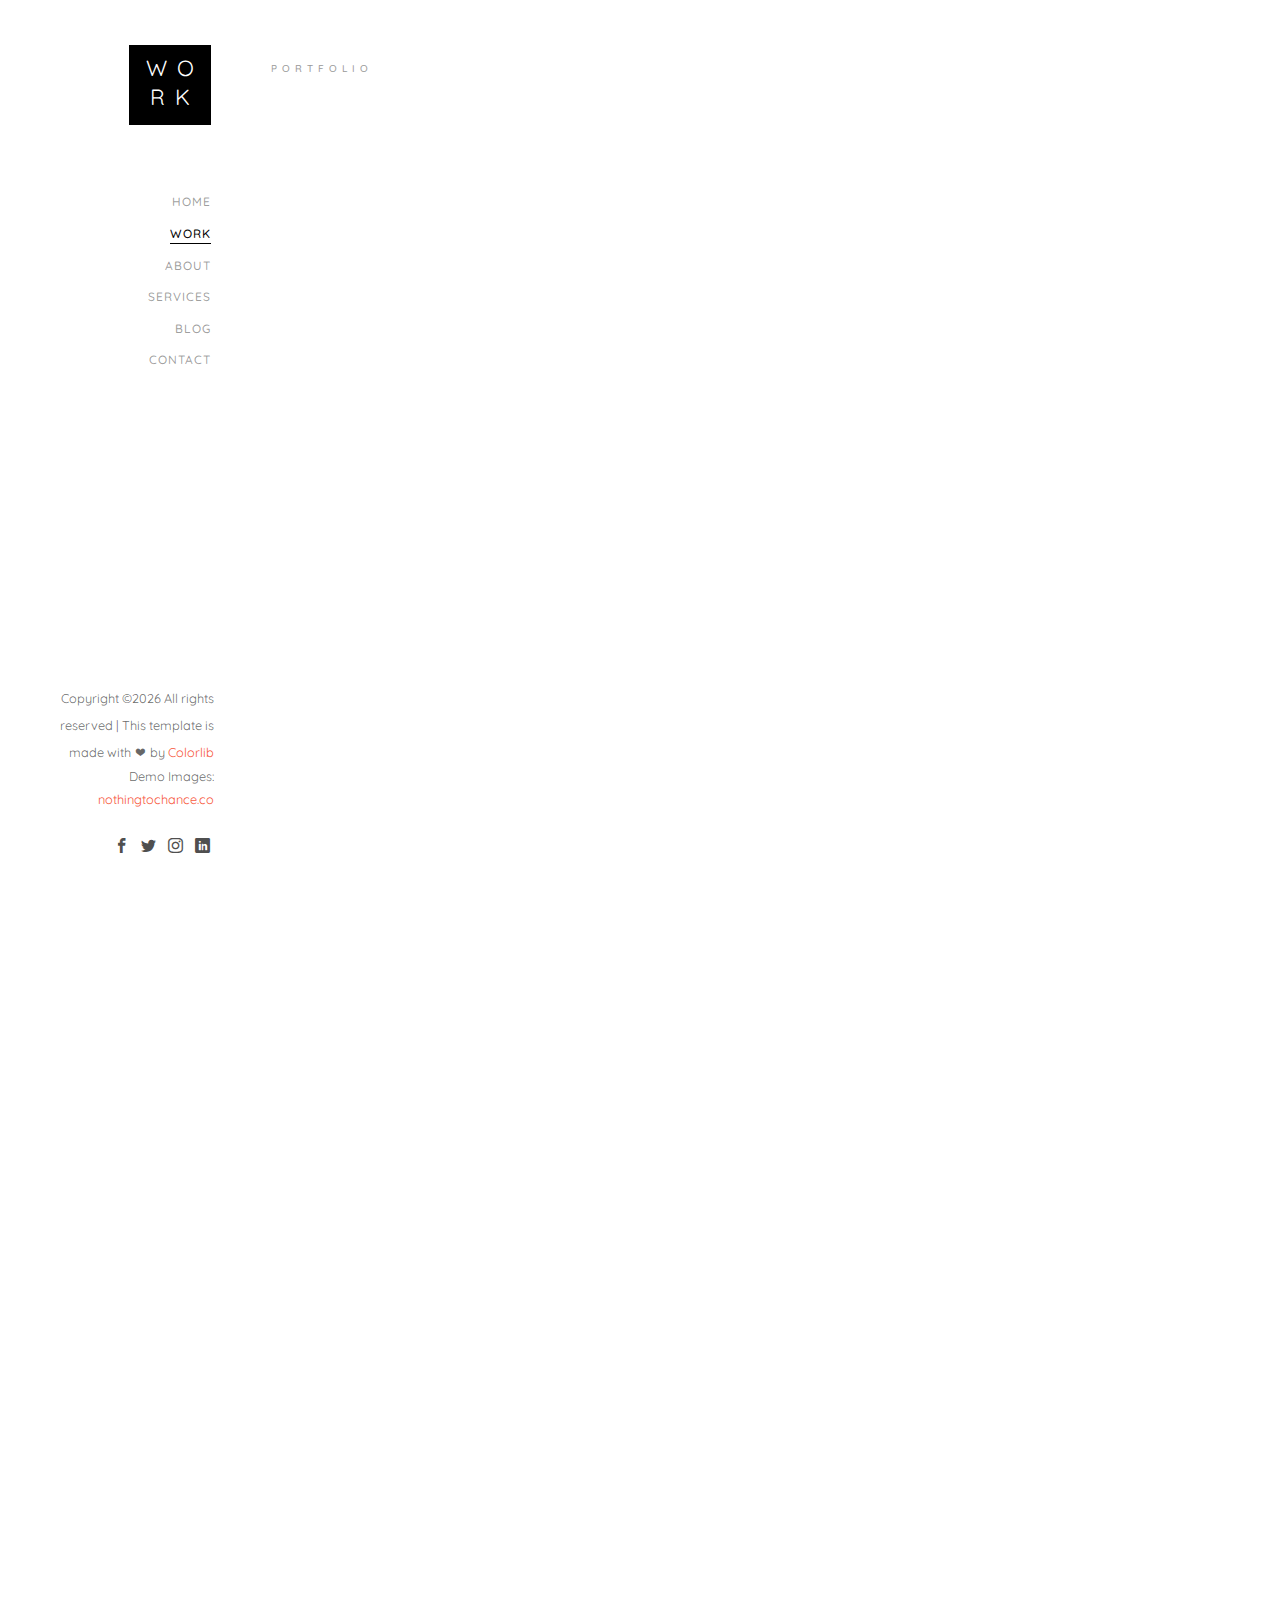
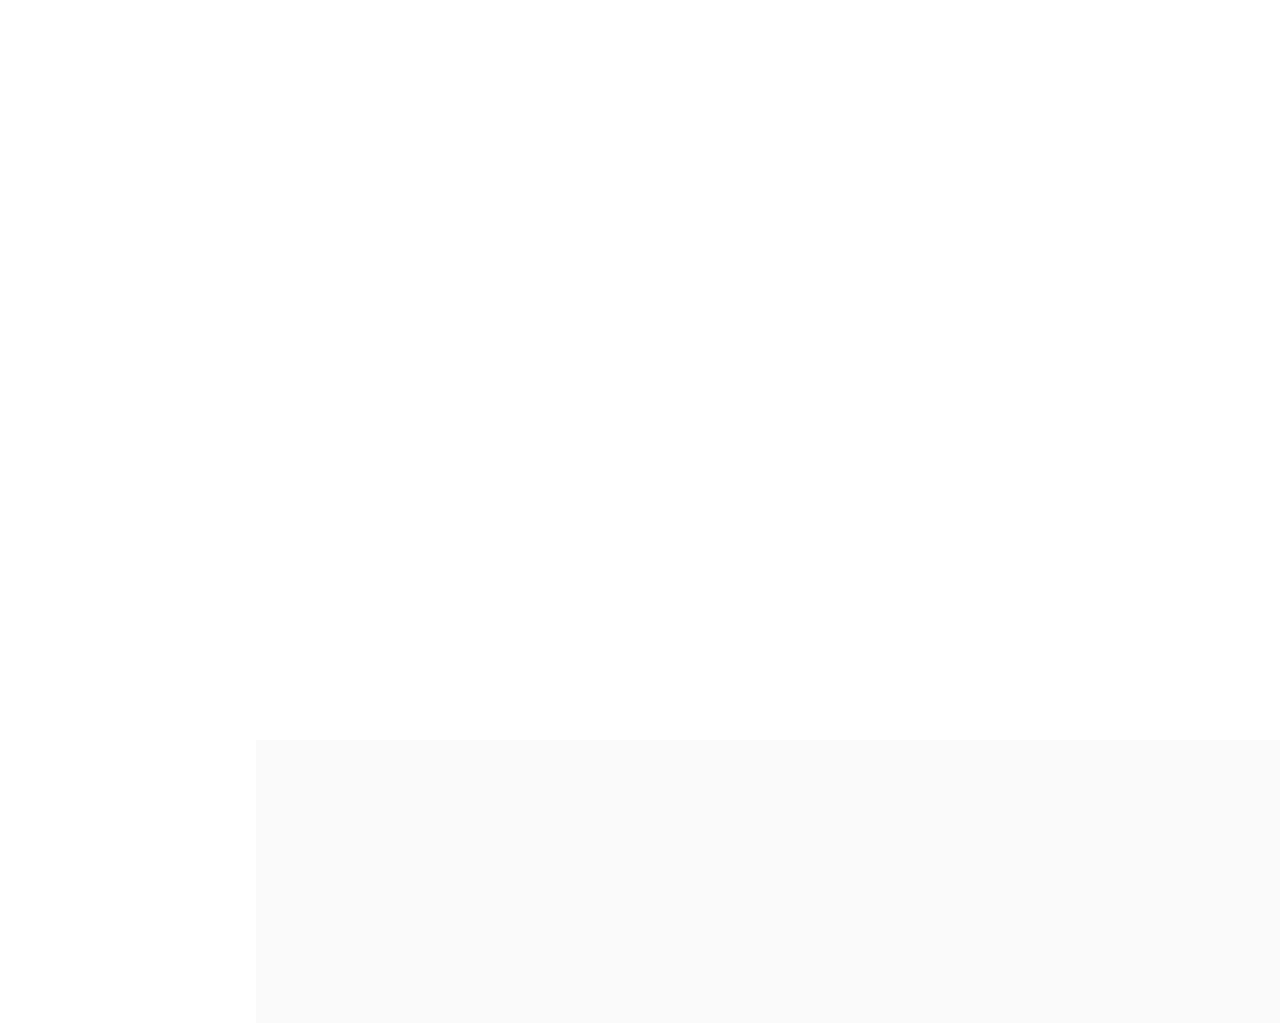
<file: work.html>
<!DOCTYPE HTML>
<html>
	<head>
	<meta charset="utf-8">
	<meta http-equiv="X-UA-Compatible" content="IE=edge">
	<title>Work Template</title>
	<meta name="viewport" content="width=device-width, initial-scale=1">
	<meta name="description" content="" />
	<meta name="keywords" content="" />
	<meta name="author" content="" />

  <!-- Facebook and Twitter integration -->
	<meta property="og:title" content=""/>
	<meta property="og:image" content=""/>
	<meta property="og:url" content=""/>
	<meta property="og:site_name" content=""/>
	<meta property="og:description" content=""/>
	<meta name="twitter:title" content="" />
	<meta name="twitter:image" content="" />
	<meta name="twitter:url" content="" />
	<meta name="twitter:card" content="" />

	<!-- Place favicon.ico and apple-touch-icon.png in the root directory -->
	<link rel="shortcut icon" href="favicon.ico">

	<link href="https://fonts.googleapis.com/css?family=Quicksand:300,400,500,700" rel="stylesheet">
	
	<!-- Animate.css -->
	<link rel="stylesheet" href="css/animate.css">
	<!-- Icomoon Icon Fonts-->
	<link rel="stylesheet" href="css/icomoon.css">
	<!-- Bootstrap  -->
	<link rel="stylesheet" href="css/bootstrap.css">
	<!-- Flexslider  -->
	<link rel="stylesheet" href="css/flexslider.css">
	<!-- Theme style  -->
	<link rel="stylesheet" href="css/style.css">

	<!-- Modernizr JS -->
	<script src="js/modernizr-2.6.2.min.js"></script>
	<!-- FOR IE9 below -->
	<!--[if lt IE 9]>
	<script src="js/respond.min.js"></script>
	<![endif]-->

	</head>
	<body>
	<div id="colorlib-page">
		<a href="#" class="js-colorlib-nav-toggle colorlib-nav-toggle"><i></i></a>
		<aside id="colorlib-aside" role="complementary" class="border js-fullheight">
			<h1 id="colorlib-logo"><a href="index.html"><span>Wo</span><span>rk</span></a></h1>
			<nav id="colorlib-main-menu" role="navigation">
				<ul>
					<li><a href="index.html">Home</a></li>
					<li class="colorlib-active"><a href="work.html">Work</a></li>
					<li><a href="about.html">About</a></li>
					<li><a href="services.html">Services</a></li>
					<li><a href="blog.html">Blog</a></li>
					<li><a href="contact.html">Contact</a></li>
				</ul>
			</nav>

			<div class="colorlib-footer">
				<p><small><!-- Link back to Colorlib can't be removed. Template is licensed under CC BY 3.0. -->
Copyright &copy;<script>document.write(new Date().getFullYear());</script> All rights reserved | This template is made with <i class="icon-heart" aria-hidden="true"></i> by <a href="https://colorlib.com" target="_blank">Colorlib</a>
<!-- Link back to Colorlib can't be removed. Template is licensed under CC BY 3.0. --> </span> <span>Demo Images: <a href="http://nothingtochance.co/" target="_blank">nothingtochance.co</a></span></small></p>
				<ul>
					<li><a href="#"><i class="icon-facebook2"></i></a></li>
					<li><a href="#"><i class="icon-twitter2"></i></a></li>
					<li><a href="#"><i class="icon-instagram"></i></a></li>
					<li><a href="#"><i class="icon-linkedin2"></i></a></li>
				</ul>
			</div>

		</aside>

		<div id="colorlib-main">

			<div class="colorlib-work">
				<div class="container-fluid">
					<div class="row">
						<div class="col-md-6 col-md-offset-3 col-md-pull-3">
							<span class="heading-meta">Portfolio</span>
							<h2 class="colorlib-heading animate-box" data-animate-effect="fadeInLeft">My Work</h2>
						</div>
					</div>
					<div class="row">
						<div class="col-md-6 animate-box" data-animate-effect="fadeInLeft">
							<div class="project" style="background-image: url(images/work-1.jpg);">
								<div class="desc">
									<div class="con">
										<h3><a href="work-single.html">Work 01</a></h3>
										<span>Branding, Ilustration</span>
										<p class="icon">
											<span><a href="#"><i class="icon-share3"></i></a></span>
											<span><a href="#"><i class="icon-eye"></i> 100</a></span>
											<span><a href="#"><i class="icon-heart"></i> 49</a></span>
										</p>
									</div>
								</div>
							</div>
						</div>
						<div class="col-md-6 animate-box" data-animate-effect="fadeInLeft">
							<div class="project" style="background-image: url(images/work-2.jpg);">
								<div class="desc">
									<div class="con">
										<h3><a href="work-single.html">Work 02</a></h3>
										<span>Logo, Web, Branding</span>
										<p class="icon">
											<span><a href="#"><i class="icon-share3"></i></a></span>
											<span><a href="#"><i class="icon-eye"></i> 100</a></span>
											<span><a href="#"><i class="icon-heart"></i> 49</a></span>
										</p>
									</div>
								</div>
							</div>
						</div>
						<div class="col-md-6 animate-box" data-animate-effect="fadeInLeft">
							<div class="project" style="background-image: url(images/work-3.jpg);">
								<div class="desc">
									<div class="con">
										<h3><a href="work-single.html">Work 03</a></h3>
										<span>Illustration, Logo</span>
										<p class="icon">
											<span><a href="#"><i class="icon-share3"></i></a></span>
											<span><a href="#"><i class="icon-eye"></i> 100</a></span>
											<span><a href="#"><i class="icon-heart"></i> 49</a></span>
										</p>
									</div>
								</div>
							</div>
						</div>
						<div class="col-md-6 animate-box" data-animate-effect="fadeInLeft">
							<div class="project" style="background-image: url(images/work-4.jpg);">
								<div class="desc">
									<div class="con">
										<h3><a href="work-single.html">Work 04</a></h3>
										<span>Web, Logo, Branding</span>
										<p class="icon">
											<span><a href="#"><i class="icon-share3"></i></a></span>
											<span><a href="#"><i class="icon-eye"></i> 100</a></span>
											<span><a href="#"><i class="icon-heart"></i> 49</a></span>
										</p>
									</div>
								</div>
							</div>
						</div>
						<div class="col-md-6 animate-box" data-animate-effect="fadeInLeft">
							<div class="project" style="background-image: url(images/work-5.jpg);">
								<div class="desc">
									<div class="con">
										<h3><a href="work-single.html">Work 05</a></h3>
										<span>Illustration, Logo</span>
										<p class="icon">
											<span><a href="#"><i class="icon-share3"></i></a></span>
											<span><a href="#"><i class="icon-eye"></i> 100</a></span>
											<span><a href="#"><i class="icon-heart"></i> 49</a></span>
										</p>
									</div>
								</div>
							</div>
						</div>
						<div class="col-md-6 animate-box" data-animate-effect="fadeInLeft">
							<div class="project" style="background-image: url(images/work-6.jpg);">
								<div class="desc">
									<div class="con">
										<h3><a href="work-single.html">Work 06</a></h3>
										<span>Web, Logo, Branding</span>
										<p class="icon">
											<span><a href="#"><i class="icon-share3"></i></a></span>
											<span><a href="#"><i class="icon-eye"></i> 100</a></span>
											<span><a href="#"><i class="icon-heart"></i> 49</a></span>
										</p>
									</div>
								</div>
							</div>
						</div>
						<div class="col-md-6 animate-box" data-animate-effect="fadeInLeft">
							<div class="project" style="background-image: url(images/work-7.jpg);">
								<div class="desc">
									<div class="con">
										<h3><a href="work-single.html">Work 07</a></h3>
										<span>Illustration, Logo</span>
										<p class="icon">
											<span><a href="#"><i class="icon-share3"></i></a></span>
											<span><a href="#"><i class="icon-eye"></i> 100</a></span>
											<span><a href="#"><i class="icon-heart"></i> 49</a></span>
										</p>
									</div>
								</div>
							</div>
						</div>
						<div class="col-md-6 animate-box" data-animate-effect="fadeInLeft">
							<div class="project" style="background-image: url(images/work-8.jpg);">
								<div class="desc">
									<div class="con">
										<h3><a href="work-single.html">Work 08</a></h3>
										<span>Web, Logo, Branding</span>
										<p class="icon">
											<span><a href="#"><i class="icon-share3"></i></a></span>
											<span><a href="#"><i class="icon-eye"></i> 100</a></span>
											<span><a href="#"><i class="icon-heart"></i> 49</a></span>
										</p>
									</div>
								</div>
							</div>
						</div>
					</div>
					<div class="row">
						<div class="col-md-12 animate-box" data-animate-effect="fadeInLeft">
							<ul class="pagination">
								<li class="disabled"><a href="#">&laquo;</a></li>
								<li class="active"><a href="#">1</a></li>
								<li><a href="#">2</a></li>
								<li><a href="#">3</a></li>
								<li><a href="#">4</a></li>
								<li><a href="#">&raquo;</a></li>
							</ul>
						</div>
					</div>
				</div>
			</div>

			<div id="get-in-touch" class="colorlib-bg-color">
				<div class="colorlib-narrow-content">
					<div class="row">
						<div class="col-md-6 animate-box" data-animate-effect="fadeInLeft">
							<h2>Get in Touch!</h2>
						</div>
					</div>
					<div class="row">
						<div class="col-md-6 col-md-offset-3 col-md-pull-3 animate-box" data-animate-effect="fadeInLeft">
							<p class="colorlib-lead">Separated they live in Bookmarksgrove right at the coast of the Semantics, a large language ocean.</p>
							<p><a href="#" class="btn btn-primary btn-learn">Contact me!</a></p>
						</div>
						
					</div>
				</div>
			</div>
		</div>
	</div>

	<!-- jQuery -->
	<script src="js/jquery.min.js"></script>
	<!-- jQuery Easing -->
	<script src="js/jquery.easing.1.3.js"></script>
	<!-- Bootstrap -->
	<script src="js/bootstrap.min.js"></script>
	<!-- Waypoints -->
	<script src="js/jquery.waypoints.min.js"></script>
	<!-- Flexslider -->
	<script src="js/jquery.flexslider-min.js"></script>
	<!-- Sticky Kit -->
	<script src="js/sticky-kit.min.js"></script>
	
	
	<!-- MAIN JS -->
	<script src="js/main.js"></script>

	</body>
</html>
</file>
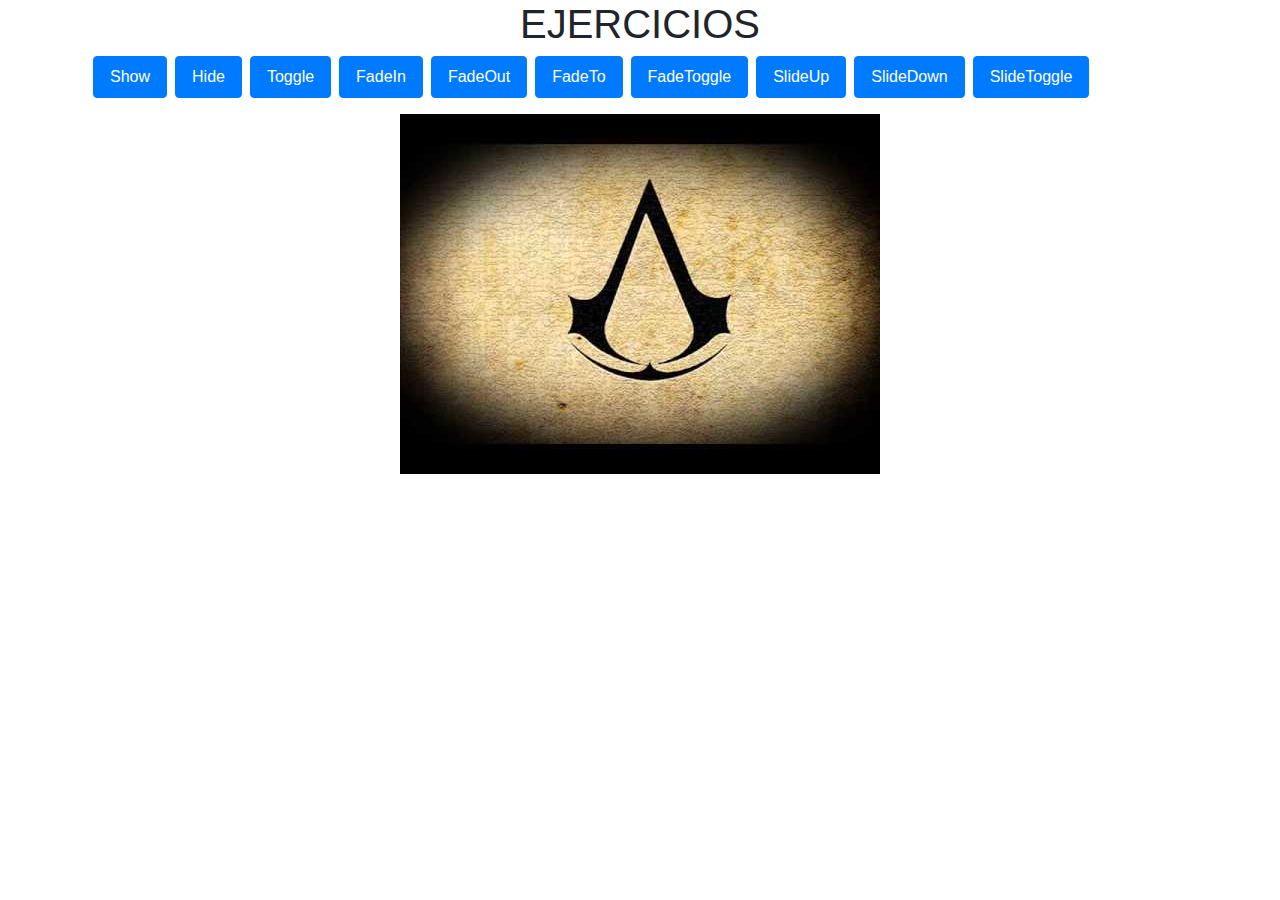
<file: portafolio/polo_bootstrap/ejercicio1.html>
<!DOCTYPE html>
<html lang="en">

<head>
    <meta charset="UTF-8">
    <meta name="viewport" content="width=device-width, initial-scale=1.0">
    <meta http-equiv="X-UA-Compatible" content="ie=edge">
    <title>Document</title>
    <link rel="stylesheet" href="css/bootstrap.css">
</head>

<body>
    <div class="container">
        <h1 id="titulo" class="text-center">EJERCICIOS</h1>
        <ul class="nav text-center">
            <li class="nav-item">
                <a id="btn-show" class="nav-link btn-primary btn ml-2 mb-3" href="#">Show</a>
            </li>
            <li class="nav-item">
                <a id="btn-hide" class="nav-link btn-primary btn ml-2 mb-3" href="#">Hide</a>
            </li>
            <li class="nav-item">
                <a id="btn-toggle" class="nav-link btn-primary btn ml-2 mb-3" href="#">Toggle</a>
            </li>
            <li class="nav-item">
                <a id="btn-fadein" class="nav-link btn-primary btn ml-2 mb-3" href="#">FadeIn</a>
            </li>
            <li class="nav-item">
                <a id="btn-fadeout" class="nav-link btn-primary btn ml-2 mb-3" href="#">FadeOut</a>
            </li>
            <li class="nav-item">
                <a id="btn-fadeto" class="nav-link btn-primary btn ml-2 mb-3" href="#">FadeTo</a>
            </li>
            <li class="nav-item">
                <a id="btn-fadetoggle" class="nav-link btn-primary btn ml-2 mb-3" href="#">FadeToggle</a>
            </li>
            <li class="nav-item">
                <a id="btn-slideup" class="nav-link btn-primary btn ml-2 mb-3" href="#">SlideUp</a>
            </li>
            <li class="nav-item">
                <a id="btn-slidedown" class="nav-link btn-primary btn ml-2 mb-3" href="#">SlideDown</a>
            </li>
            <li class="nav-item">
                <a id="btn-slidetoggle" class="nav-link btn-primary btn ml-2 mb-3" href="#">SlideToggle</a>
            </li>
        </ul>
        <figure class="text-center">
            <img id="imagen" class="img-fluid" src="img/hqdefault.jpg" alt="asssasin" title="assasin">
        </figure>
    </div>

    <script src="lib/jquery/jquery-3.4.1.min.js"></script>
    <script>
        $(document).ready(function () {
            $('#btn-show').on('click', function () {
                $('#imagen').show();
            });
            $('#btn-hide').on('click', function () {
                $('#imagen').hide();
            });
            $('#btn-toggle').on('click', function () {
                $('#imagen').toggle();
            });
            $('#btn-fadein').on('click', function () {
                $('#imagen').fadeIn(1000);
            });
            $('#btn-fadeout').on('click', function () {
                $('#imagen').fadeOut(1000);
            });
            $('#btn-fadeto').on('click', function () {
                $('#imagen').fadeTo(1000, 0.5);
            });
            $('#btn-fadetoggle').on('click', function () {
                $('#imagen').fadeToggle(1000);
            });
            $('#btn-slideup').on('click', function(){
                $('#imagen').slideUp(1000);
            });
            $('#btn-slidedown').on('click', function(){
                $('#imagen').slideDown(1000);
            });
            $('#btn-slidetoggle').on('click', function(){
                $('#imagen').slideToggle(1000);
            });
        });
    </script>
</body>

</html>
</file>
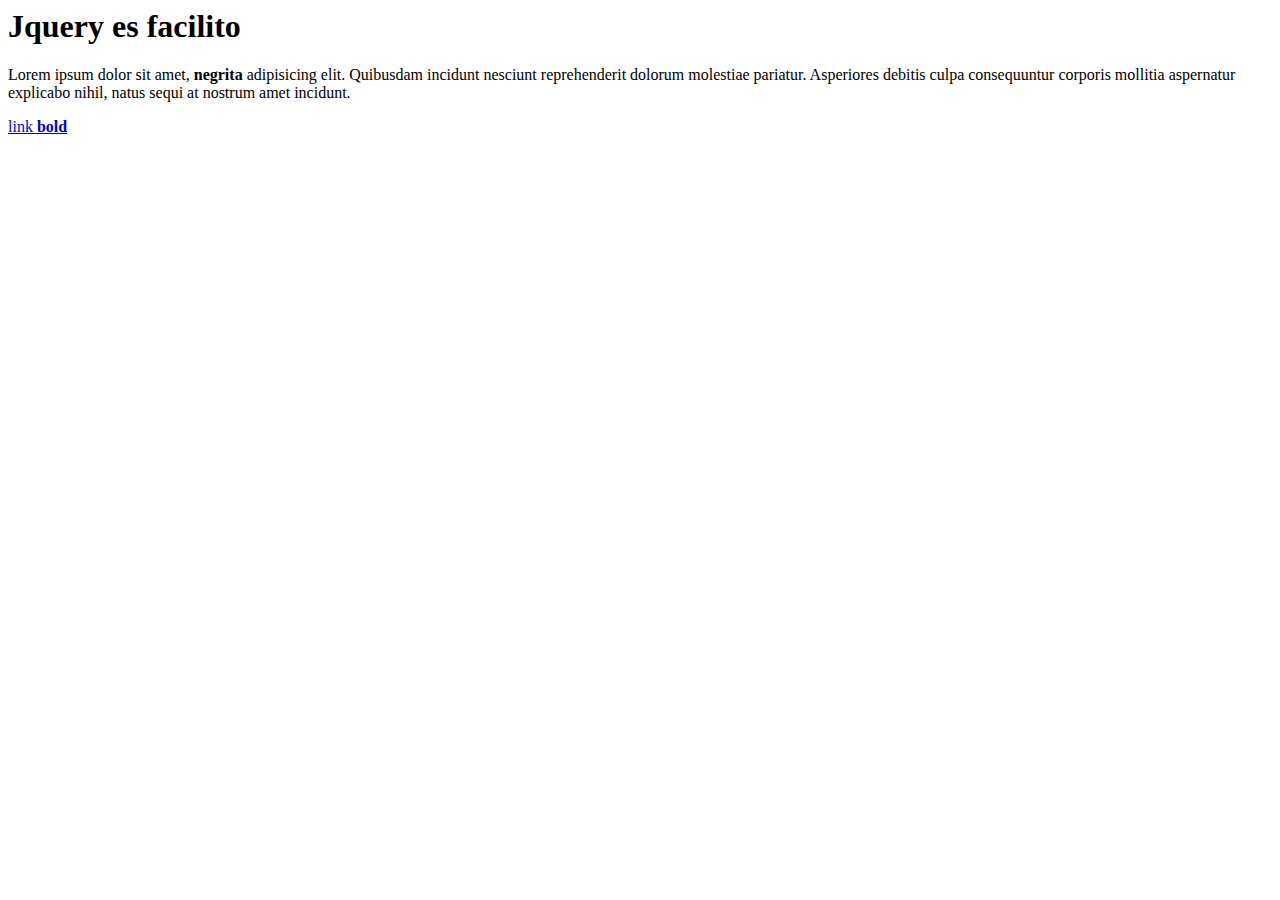
<file: portafolio/polo_bootstrap/index2.html>
<html>

<head></head>

<body>
    <h1 id="titulo">title</h1>
    <p class="parrafo">
        Lorem ipsum dolor sit amet, <strong>consectetur</strong> adipisicing elit. Quibusdam incidunt nesciunt reprehenderit dolorum
        molestiae pariatur. Asperiores debitis culpa consequuntur corporis mollitia aspernatur explicabo nihil, natus
        sequi at nostrum amet incidunt.
    </p>
    <a href="#ruta">link <strong>bold</strong></a>

    <script src="lib/jquery/jquery-3.4.1.min.js"></script>

    <script>
        $(document).ready(
            function(){
                $('#titulo').text('Jquery es facilito');
                console.log('El titulo a sido cambiado');
                //$('.parrafo').text('jQuery es una libreria de JavaScrip fácil de aprender');
                console.log('El parrafo se cambió');
                //$('a').text('Más información');
                console.log('El link fue cambiado');
                $('.parrafo strong').text('negrita');
            }
        );
    </script>
</body>
</html>
</file>
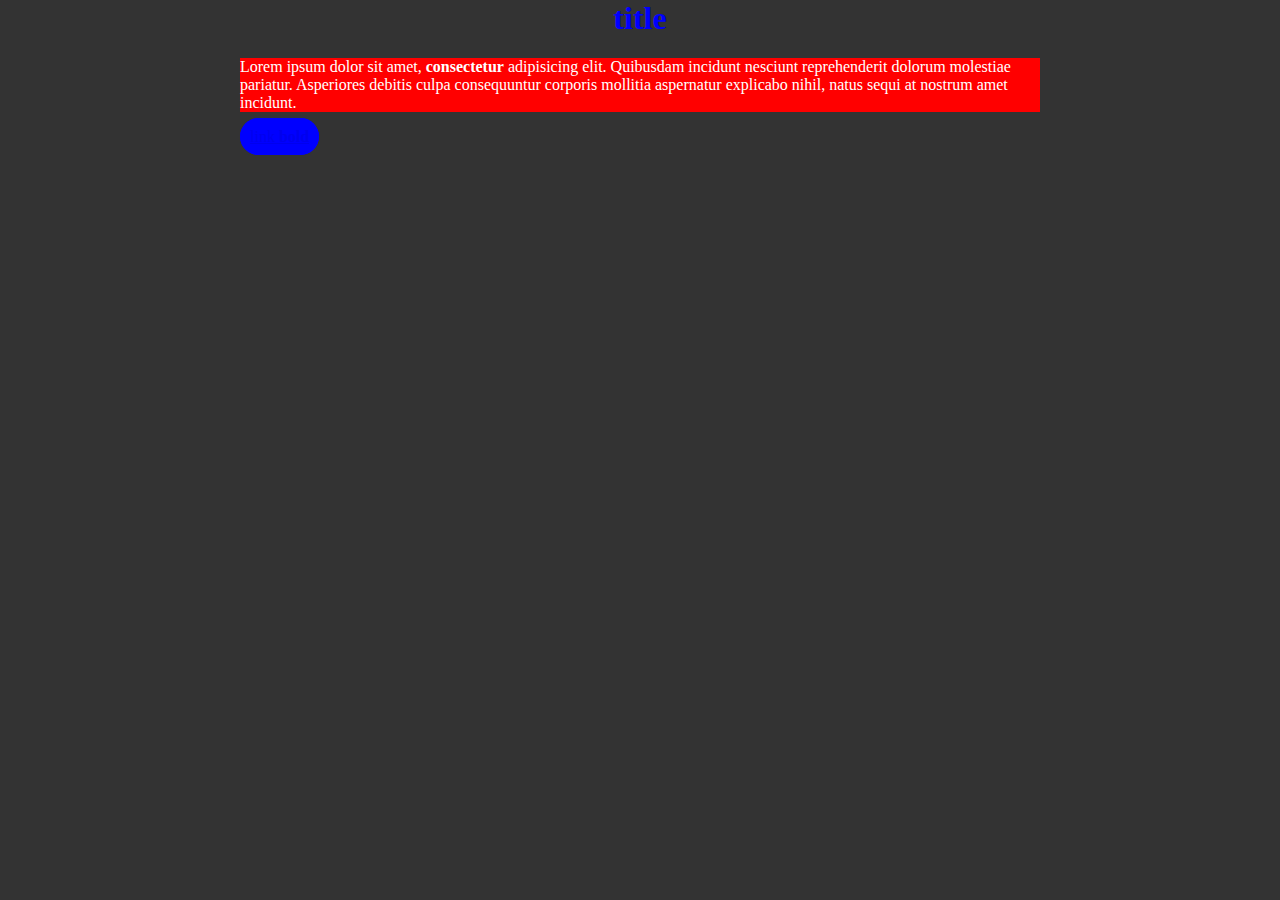
<file: portafolio/polo_bootstrap/index3.html>
<html>

<head></head>

<body>
    <h1 id="titulo">title</h1>
    <p class="parrafo">
        Lorem ipsum dolor sit amet, <strong>consectetur</strong> adipisicing elit. Quibusdam incidunt nesciunt reprehenderit dolorum
        molestiae pariatur. Asperiores debitis culpa consequuntur corporis mollitia aspernatur explicabo nihil, natus
        sequi at nostrum amet incidunt.
    </p>
    <a href="#ruta">link <strong>bold</strong></a>

    <script src="lib/jquery/jquery-3.4.1.min.js"></script>

    <script>
        $(document).ready(
            function(){
                /*  EJERCICIO 1
                var saludo, nombre, apellido, edad, dir;
                nombre = "Rolando ";
                apellido = "Villanueva ";
                saludo = "Buenas tardes Sr. ";
                edad = "26";
                dir = "Ate";
                console.log(saludo+nombre+apellido);
                console.log('Usted tiene '+edad+'años');
                console.log('Usted vive en el distrito de '+dir);*/

                /* EJERCICIO 2
                var id, clase, ref;
                id = $('h1').attr('id');
                clase = $('p').attr('class');
                ref = $('a').attr('href');
                console.log('Sus datos son: \n ID: '+id+'\n Clase: '+ clase + '\n Link: '+ref);*/
                
                /* EJERCICIO 3
                aqui cambiamos los atributos en el html
                $('h1').attr('id','nuevo-titulo');*/

                /* EJERCICIO 4
                $('p').attr('class','resumen');
                $('a').attr('href','https://www.google.com');
                $('a').attr('target','_blank');
                $('p strong').attr('class','resaltado');*/
                
                // EJERCICIO 4
                $('#titulo').css(
                    {
                        'text-align' : 'center',
                        'color' : '#00f'
                    }
                );
                $('.parrafo').css(
                    {
                        'color' : '#fff',
                        'background-color' : '#f00'
                    }
                );
                $('a').css(
                    {
                        'background-color' : '#00f',
                        'border' : 'solid 10px #00f',
                        'border-radius' : '20px'
                    }
                );
                $('body').css(
                    {
                        'max-width' : '800px',
                        'margin' : '0 auto',
                        'background-color' : 'rgba(0, 0, 0, 0.8)'
                    }
                );

            }
        );
    </script>
</body>
</html>
</file>
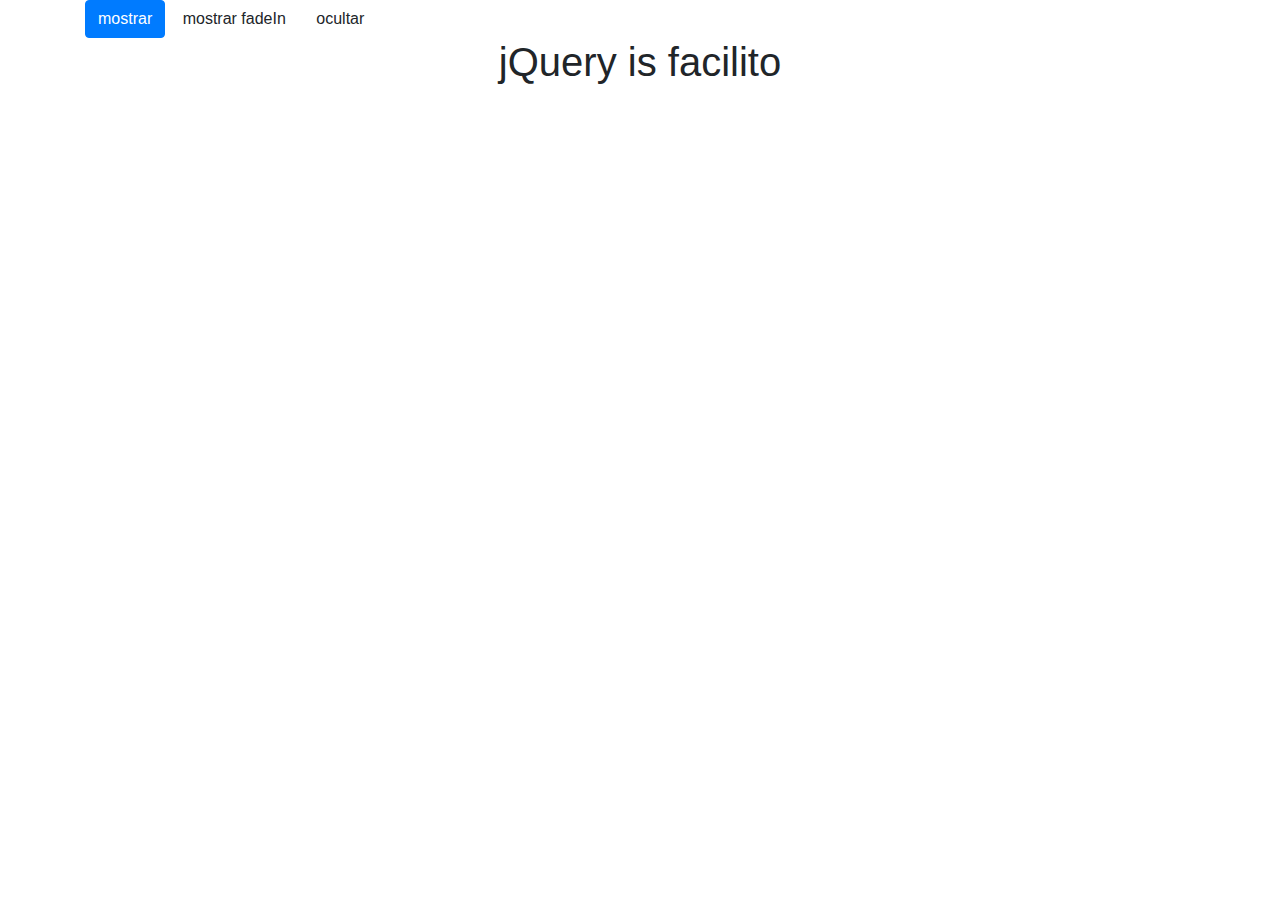
<file: portafolio/polo_bootstrap/jquery.html>
<!DOCTYPE html>
<html lang="es">

<head>
    <meta charset="UTF-8">
    <meta name="viewport" content="width=device-width, initial-scale=1.0">
    <meta http-equiv="X-UA-Compatible" content="ie=edge">
    <title>jQuery | Skyd</title>
    <link rel="stylesheet" href="css/bootstrap.css">
</head>

<body>
    <div class="container">
        <a href="#" id="btnmostrar" class="btn btn-primary">mostrar</a>
        <a href="#" id="btnfade" class="btn">mostrar fadeIn</a>
        <a href="#" id="btnocultar" class="btn">ocultar</a>
        <h1 id="titulo" class="text-center">jQuery is facilito</h1>

    </div>
    
    <script src="lib/jquery/jquery-3.4.1.min.js"></script>
    <script>
        $(document).ready(function () {
            $('#btnocultar').on('click', function () {
                $('#titulo').hide();
            });
            $('#btnmostrar').on('click', function () {
                $('#titulo').show();
            });
            $('#btnfade').on('click', function () {
                $('#titulo').fadeIn();
            });
        });
    </script>
</body>

</html>
</file>
<file: portafolio/skydstore/css/fontello.css>
@font-face {
  font-family: 'fontello';
  src: url('../font/fontello.eot?57245689');
  src: url('../font/fontello.eot?57245689#iefix') format('embedded-opentype'),
       url('../font/fontello.woff2?57245689') format('woff2'),
       url('../font/fontello.woff?57245689') format('woff'),
       url('../font/fontello.ttf?57245689') format('truetype'),
       url('../font/fontello.svg?57245689#fontello') format('svg');
  font-weight: normal;
  font-style: normal;
}
/* Chrome hack: SVG is rendered more smooth in Windozze. 100% magic, uncomment if you need it. */
/* Note, that will break hinting! In other OS-es font will be not as sharp as it could be */
/*
@media screen and (-webkit-min-device-pixel-ratio:0) {
  @font-face {
    font-family: 'fontello';
    src: url('../font/fontello.svg?57245689#fontello') format('svg');
  }
}
*/
 
 [class^="icon-"]:before, [class*=" icon-"]:before {
  font-family: "fontello";
  font-style: normal;
  font-weight: normal;
  speak: none;
 
  display: inline-block;
  text-decoration: inherit;
  width: 1em;
  margin-right: .2em;
  text-align: center;
  /* opacity: .8; */
 
  /* For safety - reset parent styles, that can break glyph codes*/
  font-variant: normal;
  text-transform: none;
 
  /* fix buttons height, for twitter bootstrap */
  line-height: 1em;
 
  /* Animation center compensation - margins should be symmetric */
  /* remove if not needed */
  margin-left: .2em;
 
  /* you can be more comfortable with increased icons size */
  /* font-size: 120%; */
 
  /* Font smoothing. That was taken from TWBS */
  -webkit-font-smoothing: antialiased;
  -moz-osx-font-smoothing: grayscale;
 
  /* Uncomment for 3D effect */
  /* text-shadow: 1px 1px 1px rgba(127, 127, 127, 0.3); */
}
 
.icon-location:before { content: '\e800'; } /* '' */
.icon-scribd:before { content: '\e801'; } /* '' */
.icon-chart-bar:before { content: '\e802'; } /* '' */
.icon-credit-card:before { content: '\e803'; } /* '' */
.icon-floppy:before { content: '\e804'; } /* '' */
.icon-tools:before { content: '\e805'; } /* '' */
.icon-monitor:before { content: '\e806'; } /* '' */
.icon-mobile:before { content: '\e807'; } /* '' */
.icon-tags:before { content: '\e808'; } /* '' */
.icon-cogs:before { content: '\e809'; } /* '' */
.icon-cog-circled:before { content: '\e80a'; } /* '' */
.icon-menu-outline:before { content: '\e80b'; } /* '' */
.icon-menu:before { content: '\e80c'; } /* '' */
.icon-strike:before { content: '\f0cc'; } /* '' */
.icon-twitch:before { content: '\f1e8'; } /* '' */
.icon-cc-visa:before { content: '\f1f0'; } /* '' */
.icon-cc-mastercard:before { content: '\f1f1'; } /* '' */
.icon-chart-line:before { content: '\f201'; } /* '' */
.icon-facebook-official:before { content: '\f230'; } /* '' */
.icon-medium:before { content: '\f23a'; } /* '' */
.icon-user-circle-o:before { content: '\f2be'; } /* '' */
.icon-id-card:before { content: '\f2c2'; } /* '' */
.icon-id-card-o:before { content: '\f2c3'; } /* '' */
.icon-superpowers:before { content: '\f2dd'; } /* '' */
.icon-facebook-circled:before { content: '\f30d'; } /* '' */
</file>
<file: portafolio/skydstore/css/estilos.css>
@import url('https://fonts.googleapis.com/css?family=Audiowide');
@import url(menu.css);
@import url(banner.css);
@import url(blog.css);
@import url(info.css);
    
* {
    margin: 0;
    padding: 0;
    box-sizing: border-box;/* esto es para que los objetos queden dentro de la forma */
}

body {
    font-family: 'Audiowide', cursive;
}

header {
    width: 100%;        /* ancho */
    height: 50px;       /* alto */
    background: #333;   /* fondo */
    color: #fff;        /* color de letra */
    
    position: fixed;    /* menu quieto */
    top: 0;             /* empize desde la cabezera */
    left: 0;
    z-index: 100;       /* la cabezera siempre visible */
}

.contenedor {
    width: 98%;         /* para que este alineado */
    margin: auto;
}

h1 {
    float: left;        /* la cabezera flota sobre todo */ 
}

header .contenedor {
    display: table;
}

section {
    width: 100%;
    margin-bottom: 25px;    /* separacion entre contenidos */
}

#bienvenidos {
    text-align: center;
}

footer .contenedor {
    display: flex;
    flex-wrap: wrap;
    justify-content: center;
    padding-bottom: 25px;
}

.copy {
    font-size: 20px;
}

.sociales {
    width: 100%;
    text-align: center;
    font-size: 28px;
}

.sociales a {
    color: #333;
    text-decoration: none;
}

@media (min-width:768px) {
    .sociales {
        width: auto;
    }
    
    footer .contenedor {
        justify-content: space-between;
    }
}


@media (min-width:1024px) {
    .contenedor {
        width: 1000px;
    }
}
</file>
<file: css/icomoon.css>
@font-face {
  font-family: 'icomoon';
  src:  url('fonts/icomoon.eot?6py85u');
  src:  url('fonts/icomoon.eot?6py85u#iefix') format('embedded-opentype'),
    url('fonts/icomoon.ttf?6py85u') format('truetype'),
    url('fonts/icomoon.woff?6py85u') format('woff'),
    url('fonts/icomoon.svg?6py85u#icomoon') format('svg');
  font-weight: normal;
  font-style: normal;
}

[class^="icon-"], [class*=" icon-"] {
  /* use !important to prevent issues with browser extensions that change fonts */
  font-family: 'icomoon' !important;
  speak: none;
  font-style: normal;
  font-weight: normal;
  font-variant: normal;
  text-transform: none;
  line-height: 1;

  /* Better Font Rendering =========== */
  -webkit-font-smoothing: antialiased;
  -moz-osx-font-smoothing: grayscale;
}

.icon-times:before {
  content: "\e930";
}
.icon-tick:before {
  content: "\e931";
}
.icon-plus:before {
  content: "\e932";
}
.icon-minus:before {
  content: "\e933";
}
.icon-equals:before {
  content: "\e934";
}
.icon-divide:before {
  content: "\e935";
}
.icon-chevron-right:before {
  content: "\e936";
}
.icon-chevron-left:before {
  content: "\e937";
}
.icon-arrow-right-thick:before {
  content: "\e938";
}
.icon-arrow-left-thick:before {
  content: "\e939";
}
.icon-th-small:before {
  content: "\e93a";
}
.icon-th-menu:before {
  content: "\e93b";
}
.icon-th-list:before {
  content: "\e93c";
}
.icon-th-large:before {
  content: "\e93d";
}
.icon-home:before {
  content: "\e93e";
}
.icon-arrow-forward:before {
  content: "\e93f";
}
.icon-arrow-back:before {
  content: "\e940";
}
.icon-rss:before {
  content: "\e941";
}
.icon-location:before {
  content: "\e942";
}
.icon-link:before {
  content: "\e943";
}
.icon-image:before {
  content: "\e944";
}
.icon-arrow-up-thick:before {
  content: "\e945";
}
.icon-arrow-down-thick:before {
  content: "\e946";
}
.icon-starburst:before {
  content: "\e947";
}
.icon-starburst-outline:before {
  content: "\e948";
}
.icon-star3:before {
  content: "\e949";
}
.icon-flow-children:before {
  content: "\e94a";
}
.icon-export:before {
  content: "\e94b";
}
.icon-delete2:before {
  content: "\e94c";
}
.icon-delete-outline:before {
  content: "\e94d";
}
.icon-cloud-storage:before {
  content: "\e94e";
}
.icon-wi-fi:before {
  content: "\e94f";
}
.icon-heart:before {
  content: "\e950";
}
.icon-flash:before {
  content: "\e951";
}
.icon-cancel:before {
  content: "\e952";
}
.icon-backspace:before {
  content: "\e953";
}
.icon-attachment:before {
  content: "\e954";
}
.icon-arrow-move:before {
  content: "\e955";
}
.icon-warning:before {
  content: "\e956";
}
.icon-user:before {
  content: "\e957";
}
.icon-radar:before {
  content: "\e958";
}
.icon-lock-open:before {
  content: "\e959";
}
.icon-lock-closed:before {
  content: "\e95a";
}
.icon-location-arrow:before {
  content: "\e95b";
}
.icon-info:before {
  content: "\e95c";
}
.icon-user-delete:before {
  content: "\e95d";
}
.icon-user-add:before {
  content: "\e95e";
}
.icon-media-pause:before {
  content: "\e95f";
}
.icon-group:before {
  content: "\e960";
}
.icon-chart-pie:before {
  content: "\e961";
}
.icon-chart-line:before {
  content: "\e962";
}
.icon-chart-bar:before {
  content: "\e963";
}
.icon-chart-area:before {
  content: "\e964";
}
.icon-video:before {
  content: "\e965";
}
.icon-point-of-interest:before {
  content: "\e966";
}
.icon-infinity:before {
  content: "\e967";
}
.icon-globe:before {
  content: "\e968";
}
.icon-eye:before {
  content: "\e969";
}
.icon-cog:before {
  content: "\e96a";
}
.icon-camera:before {
  content: "\e96b";
}
.icon-upload:before {
  content: "\e96c";
}
.icon-scissors:before {
  content: "\e96d";
}
.icon-refresh:before {
  content: "\e96e";
}
.icon-pin:before {
  content: "\e96f";
}
.icon-key:before {
  content: "\e970";
}
.icon-info-large:before {
  content: "\e971";
}
.icon-eject:before {
  content: "\e972";
}
.icon-download:before {
  content: "\e973";
}
.icon-zoom:before {
  content: "\e974";
}
.icon-zoom-out:before {
  content: "\e975";
}
.icon-zoom-in:before {
  content: "\e976";
}
.icon-sort-numerically:before {
  content: "\e977";
}
.icon-sort-alphabetically:before {
  content: "\e978";
}
.icon-input-checked:before {
  content: "\e979";
}
.icon-calender:before {
  content: "\e97a";
}
.icon-world2:before {
  content: "\e97b";
}
.icon-notes:before {
  content: "\e97c";
}
.icon-code:before {
  content: "\e97d";
}
.icon-arrow-sync:before {
  content: "\e97e";
}
.icon-arrow-shuffle:before {
  content: "\e97f";
}
.icon-arrow-repeat:before {
  content: "\e980";
}
.icon-arrow-minimise:before {
  content: "\e981";
}
.icon-arrow-maximise:before {
  content: "\e982";
}
.icon-arrow-loop:before {
  content: "\e983";
}
.icon-anchor:before {
  content: "\e984";
}
.icon-spanner:before {
  content: "\e985";
}
.icon-puzzle:before {
  content: "\e986";
}
.icon-power:before {
  content: "\e987";
}
.icon-plane:before {
  content: "\e988";
}
.icon-pi:before {
  content: "\e989";
}
.icon-phone:before {
  content: "\e98a";
}
.icon-microphone2:before {
  content: "\e98b";
}
.icon-media-rewind:before {
  content: "\e98c";
}
.icon-flag:before {
  content: "\e98d";
}
.icon-adjust-brightness:before {
  content: "\e98e";
}
.icon-waves:before {
  content: "\e98f";
}
.icon-social-twitter:before {
  content: "\e990";
}
.icon-social-facebook:before {
  content: "\e991";
}
.icon-social-dribbble:before {
  content: "\e992";
}
.icon-media-stop:before {
  content: "\e993";
}
.icon-media-record:before {
  content: "\e994";
}
.icon-media-play:before {
  content: "\e995";
}
.icon-media-fast-forward:before {
  content: "\e996";
}
.icon-media-eject:before {
  content: "\e997";
}
.icon-social-vimeo:before {
  content: "\e998";
}
.icon-social-tumbler:before {
  content: "\e999";
}
.icon-social-skype:before {
  content: "\e99a";
}
.icon-social-pinterest:before {
  content: "\e99b";
}
.icon-social-linkedin:before {
  content: "\e99c";
}
.icon-social-last-fm:before {
  content: "\e99d";
}
.icon-social-github:before {
  content: "\e99e";
}
.icon-social-flickr:before {
  content: "\e99f";
}
.icon-at:before {
  content: "\e9a0";
}
.icon-times-outline:before {
  content: "\e9a1";
}
.icon-plus-outline:before {
  content: "\e9a2";
}
.icon-minus-outline:before {
  content: "\e9a3";
}
.icon-tick-outline:before {
  content: "\e9a4";
}
.icon-th-large-outline:before {
  content: "\e9a5";
}
.icon-equals-outline:before {
  content: "\e9a6";
}
.icon-divide-outline:before {
  content: "\e9a7";
}
.icon-chevron-right-outline:before {
  content: "\e9a8";
}
.icon-chevron-left-outline:before {
  content: "\e9a9";
}
.icon-arrow-right-outline:before {
  content: "\e9aa";
}
.icon-arrow-left-outline:before {
  content: "\e9ab";
}
.icon-th-small-outline:before {
  content: "\e9ac";
}
.icon-th-menu-outline:before {
  content: "\e9ad";
}
.icon-th-list-outline:before {
  content: "\e9ae";
}
.icon-news2:before {
  content: "\e9b1";
}
.icon-home-outline:before {
  content: "\e9b2";
}
.icon-arrow-up-outline:before {
  content: "\e9b3";
}
.icon-arrow-forward-outline:before {
  content: "\e9b4";
}
.icon-arrow-down-outline:before {
  content: "\e9b5";
}
.icon-arrow-back-outline:before {
  content: "\e9b6";
}
.icon-trash3:before {
  content: "\e9b7";
}
.icon-rss-outline:before {
  content: "\e9b8";
}
.icon-message:before {
  content: "\e9b9";
}
.icon-location-outline:before {
  content: "\e9ba";
}
.icon-link-outline:before {
  content: "\e9bb";
}
.icon-image-outline:before {
  content: "\e9bc";
}
.icon-export-outline:before {
  content: "\e9bd";
}
.icon-cross:before {
  content: "\e9be";
}
.icon-wi-fi-outline:before {
  content: "\e9bf";
}
.icon-star-outline:before {
  content: "\e9c0";
}
.icon-media-pause-outline:before {
  content: "\e9c1";
}
.icon-mail:before {
  content: "\e9c2";
}
.icon-heart-outline:before {
  content: "\e9c3";
}
.icon-flash-outline:before {
  content: "\e9c4";
}
.icon-cancel-outline:before {
  content: "\e9c5";
}
.icon-beaker:before {
  content: "\e9c6";
}
.icon-arrow-move-outline:before {
  content: "\e9c7";
}
.icon-watch2:before {
  content: "\e9c8";
}
.icon-warning-outline:before {
  content: "\e9c9";
}
.icon-time:before {
  content: "\e9ca";
}
.icon-radar-outline:before {
  content: "\e9cb";
}
.icon-lock-open-outline:before {
  content: "\e9cc";
}
.icon-location-arrow-outline:before {
  content: "\e9cd";
}
.icon-info-outline:before {
  content: "\e9ce";
}
.icon-backspace-outline:before {
  content: "\e9cf";
}
.icon-attachment-outline:before {
  content: "\e9d0";
}
.icon-user-outline:before {
  content: "\e9d1";
}
.icon-user-delete-outline:before {
  content: "\e9d2";
}
.icon-user-add-outline:before {
  content: "\e9d3";
}
.icon-lock-closed-outline:before {
  content: "\e9d4";
}
.icon-group-outline:before {
  content: "\e9d5";
}
.icon-chart-pie-outline:before {
  content: "\e9d6";
}
.icon-chart-line-outline:before {
  content: "\e9d7";
}
.icon-chart-bar-outline:before {
  content: "\e9d8";
}
.icon-chart-area-outline:before {
  content: "\e9d9";
}
.icon-video-outline:before {
  content: "\e9da";
}
.icon-point-of-interest-outline:before {
  content: "\e9db";
}
.icon-map:before {
  content: "\e9dc";
}
.icon-key-outline:before {
  content: "\e9dd";
}
.icon-infinity-outline:before {
  content: "\e9de";
}
.icon-globe-outline:before {
  content: "\e9df";
}
.icon-eye-outline:before {
  content: "\e9e0";
}
.icon-cog-outline:before {
  content: "\e9e1";
}
.icon-camera-outline:before {
  content: "\e9e2";
}
.icon-upload-outline:before {
  content: "\e9e3";
}
.icon-support:before {
  content: "\e9e4";
}
.icon-scissors-outline:before {
  content: "\e9e5";
}
.icon-refresh-outline:before {
  content: "\e9e6";
}
.icon-info-large-outline:before {
  content: "\e9e7";
}
.icon-eject-outline:before {
  content: "\e9e8";
}
.icon-download-outline:before {
  content: "\e9e9";
}
.icon-battery-mid:before {
  content: "\e9ea";
}
.icon-battery-low:before {
  content: "\e9eb";
}
.icon-battery-high:before {
  content: "\e9ec";
}
.icon-zoom-outline:before {
  content: "\e9ed";
}
.icon-zoom-out-outline:before {
  content: "\e9ee";
}
.icon-zoom-in-outline:before {
  content: "\e9ef";
}
.icon-tag3:before {
  content: "\e9f0";
}
.icon-tabs-outline:before {
  content: "\e9f1";
}
.icon-pin-outline:before {
  content: "\e9f2";
}
.icon-message-typing:before {
  content: "\e9f3";
}
.icon-directions:before {
  content: "\e9f4";
}
.icon-battery-full:before {
  content: "\e9f5";
}
.icon-battery-charge:before {
  content: "\e9f6";
}
.icon-pipette:before {
  content: "\e9f7";
}
.icon-pencil:before {
  content: "\e9f8";
}
.icon-folder:before {
  content: "\e9f9";
}
.icon-folder-delete:before {
  content: "\e9fa";
}
.icon-folder-add:before {
  content: "\e9fb";
}
.icon-edit:before {
  content: "\e9fc";
}
.icon-document:before {
  content: "\e9fd";
}
.icon-document-delete:before {
  content: "\e9fe";
}
.icon-document-add:before {
  content: "\e9ff";
}
.icon-brush:before {
  content: "\ea00";
}
.icon-thumbs-up:before {
  content: "\ea01";
}
.icon-thumbs-down:before {
  content: "\ea02";
}
.icon-pen:before {
  content: "\ea03";
}
.icon-sort-numerically-outline:before {
  content: "\ea04";
}
.icon-sort-alphabetically-outline:before {
  content: "\ea05";
}
.icon-social-last-fm-circular:before {
  content: "\ea06";
}
.icon-social-github-circular:before {
  content: "\ea07";
}
.icon-compass:before {
  content: "\ea08";
}
.icon-bookmark:before {
  content: "\ea09";
}
.icon-input-checked-outline:before {
  content: "\ea0a";
}
.icon-code-outline:before {
  content: "\ea0b";
}
.icon-calender-outline:before {
  content: "\ea0c";
}
.icon-business-card:before {
  content: "\ea0d";
}
.icon-arrow-up:before {
  content: "\ea0e";
}
.icon-arrow-sync-outline:before {
  content: "\ea0f";
}
.icon-arrow-right:before {
  content: "\ea10";
}
.icon-arrow-repeat-outline:before {
  content: "\ea11";
}
.icon-arrow-loop-outline:before {
  content: "\ea12";
}
.icon-arrow-left:before {
  content: "\ea13";
}
.icon-flow-switch:before {
  content: "\ea14";
}
.icon-flow-parallel:before {
  content: "\ea15";
}
.icon-flow-merge:before {
  content: "\ea16";
}
.icon-document-text:before {
  content: "\ea17";
}
.icon-clipboard:before {
  content: "\ea18";
}
.icon-calculator:before {
  content: "\ea19";
}
.icon-arrow-minimise-outline:before {
  content: "\ea1a";
}
.icon-arrow-maximise-outline:before {
  content: "\ea1b";
}
.icon-arrow-down:before {
  content: "\ea1c";
}
.icon-gift:before {
  content: "\ea1d";
}
.icon-film:before {
  content: "\ea1e";
}
.icon-database:before {
  content: "\ea1f";
}
.icon-bell:before {
  content: "\ea20";
}
.icon-anchor-outline:before {
  content: "\ea21";
}
.icon-adjust-contrast:before {
  content: "\ea22";
}
.icon-world-outline:before {
  content: "\ea23";
}
.icon-shopping-bag:before {
  content: "\ea24";
}
.icon-power-outline:before {
  content: "\ea25";
}
.icon-notes-outline:before {
  content: "\ea26";
}
.icon-device-tablet:before {
  content: "\ea27";
}
.icon-device-phone:before {
  content: "\ea28";
}
.icon-device-laptop:before {
  content: "\ea29";
}
.icon-device-desktop:before {
  content: "\ea2a";
}
.icon-briefcase:before {
  content: "\ea2b";
}
.icon-stopwatch:before {
  content: "\ea2c";
}
.icon-spanner-outline:before {
  content: "\ea2d";
}
.icon-puzzle-outline:before {
  content: "\ea2e";
}
.icon-printer:before {
  content: "\ea2f";
}
.icon-pi-outline:before {
  content: "\ea30";
}
.icon-lightbulb:before {
  content: "\ea31";
}
.icon-flag-outline:before {
  content: "\ea32";
}
.icon-contacts:before {
  content: "\ea33";
}
.icon-archive2:before {
  content: "\ea34";
}
.icon-weather-stormy:before {
  content: "\ea35";
}
.icon-weather-shower:before {
  content: "\ea36";
}
.icon-weather-partly-sunny:before {
  content: "\ea37";
}
.icon-weather-downpour:before {
  content: "\ea38";
}
.icon-weather-cloudy:before {
  content: "\ea39";
}
.icon-plane-outline:before {
  content: "\ea3a";
}
.icon-phone-outline:before {
  content: "\ea3b";
}
.icon-microphone-outline:before {
  content: "\ea3c";
}
.icon-weather-windy:before {
  content: "\ea3d";
}
.icon-weather-windy-cloudy:before {
  content: "\ea3e";
}
.icon-weather-sunny:before {
  content: "\ea3f";
}
.icon-weather-snow:before {
  content: "\ea40";
}
.icon-weather-night:before {
  content: "\ea41";
}
.icon-media-stop-outline:before {
  content: "\ea42";
}
.icon-media-rewind-outline:before {
  content: "\ea43";
}
.icon-media-record-outline:before {
  content: "\ea44";
}
.icon-media-play-outline:before {
  content: "\ea45";
}
.icon-media-fast-forward-outline:before {
  content: "\ea46";
}
.icon-media-eject-outline:before {
  content: "\ea47";
}
.icon-wine:before {
  content: "\ea48";
}
.icon-waves-outline:before {
  content: "\ea49";
}
.icon-ticket:before {
  content: "\ea4a";
}
.icon-tags:before {
  content: "\ea4b";
}
.icon-plug:before {
  content: "\ea4c";
}
.icon-headphones:before {
  content: "\ea4d";
}
.icon-credit-card:before {
  content: "\ea4e";
}
.icon-coffee:before {
  content: "\ea4f";
}
.icon-book:before {
  content: "\ea50";
}
.icon-beer:before {
  content: "\ea51";
}
.icon-volume2:before {
  content: "\ea52";
}
.icon-volume-up:before {
  content: "\ea53";
}
.icon-volume-mute:before {
  content: "\ea54";
}
.icon-volume-down:before {
  content: "\ea55";
}
.icon-social-vimeo-circular:before {
  content: "\ea56";
}
.icon-social-twitter-circular:before {
  content: "\ea57";
}
.icon-social-pinterest-circular:before {
  content: "\ea58";
}
.icon-social-linkedin-circular:before {
  content: "\ea59";
}
.icon-social-facebook-circular:before {
  content: "\ea5a";
}
.icon-social-dribbble-circular:before {
  content: "\ea5b";
}
.icon-tree:before {
  content: "\ea5c";
}
.icon-thermometer2:before {
  content: "\ea5d";
}
.icon-social-tumbler-circular:before {
  content: "\ea5e";
}
.icon-social-skype-outline:before {
  content: "\ea5f";
}
.icon-social-flickr-circular:before {
  content: "\ea60";
}
.icon-social-at-circular:before {
  content: "\ea61";
}
.icon-shopping-cart:before {
  content: "\ea62";
}
.icon-messages:before {
  content: "\ea63";
}
.icon-leaf:before {
  content: "\ea64";
}
.icon-feather:before {
  content: "\ea65";
}
.icon-eye2:before {
  content: "\e064";
}
.icon-paper-clip:before {
  content: "\e065";
}
.icon-mail5:before {
  content: "\e066";
}
.icon-toggle:before {
  content: "\e067";
}
.icon-layout:before {
  content: "\e068";
}
.icon-link2:before {
  content: "\e069";
}
.icon-bell2:before {
  content: "\e06a";
}
.icon-lock3:before {
  content: "\e06b";
}
.icon-unlock:before {
  content: "\e06c";
}
.icon-ribbon2:before {
  content: "\e06d";
}
.icon-image2:before {
  content: "\e06e";
}
.icon-signal:before {
  content: "\e06f";
}
.icon-target3:before {
  content: "\e070";
}
.icon-clipboard3:before {
  content: "\e071";
}
.icon-clock3:before {
  content: "\e072";
}
.icon-watch:before {
  content: "\e073";
}
.icon-air-play:before {
  content: "\e074";
}
.icon-camera3:before {
  content: "\e075";
}
.icon-video2:before {
  content: "\e076";
}
.icon-disc:before {
  content: "\e077";
}
.icon-printer3:before {
  content: "\e078";
}
.icon-monitor:before {
  content: "\e079";
}
.icon-server:before {
  content: "\e07a";
}
.icon-cog2:before {
  content: "\e07b";
}
.icon-heart3:before {
  content: "\e07c";
}
.icon-paragraph:before {
  content: "\e07d";
}
.icon-align-justify:before {
  content: "\e07e";
}
.icon-align-left:before {
  content: "\e07f";
}
.icon-align-center:before {
  content: "\e080";
}
.icon-align-right:before {
  content: "\e081";
}
.icon-book2:before {
  content: "\e082";
}
.icon-layers2:before {
  content: "\e083";
}
.icon-stack2:before {
  content: "\e084";
}
.icon-stack-2:before {
  content: "\e085";
}
.icon-paper:before {
  content: "\e086";
}
.icon-paper-stack:before {
  content: "\e087";
}
.icon-search3:before {
  content: "\e088";
}
.icon-zoom-in2:before {
  content: "\e089";
}
.icon-zoom-out2:before {
  content: "\e08a";
}
.icon-reply2:before {
  content: "\e08b";
}
.icon-circle-plus:before {
  content: "\e08c";
}
.icon-circle-minus:before {
  content: "\e08d";
}
.icon-circle-check:before {
  content: "\e08e";
}
.icon-circle-cross:before {
  content: "\e08f";
}
.icon-square-plus:before {
  content: "\e090";
}
.icon-square-minus:before {
  content: "\e091";
}
.icon-square-check:before {
  content: "\e092";
}
.icon-square-cross:before {
  content: "\e093";
}
.icon-microphone:before {
  content: "\e094";
}
.icon-record:before {
  content: "\e095";
}
.icon-skip-back:before {
  content: "\e096";
}
.icon-rewind:before {
  content: "\e097";
}
.icon-play4:before {
  content: "\e098";
}
.icon-pause3:before {
  content: "\e099";
}
.icon-stop3:before {
  content: "\e09a";
}
.icon-fast-forward:before {
  content: "\e09b";
}
.icon-skip-forward:before {
  content: "\e09c";
}
.icon-shuffle2:before {
  content: "\e09d";
}
.icon-repeat:before {
  content: "\e09e";
}
.icon-folder2:before {
  content: "\e09f";
}
.icon-umbrella:before {
  content: "\e0a0";
}
.icon-moon:before {
  content: "\e0a1";
}
.icon-thermometer:before {
  content: "\e0a2";
}
.icon-drop:before {
  content: "\e0a3";
}
.icon-sun2:before {
  content: "\e0a4";
}
.icon-cloud3:before {
  content: "\e0a5";
}
.icon-cloud-upload2:before {
  content: "\e0a6";
}
.icon-cloud-download2:before {
  content: "\e0a7";
}
.icon-upload4:before {
  content: "\e0a8";
}
.icon-download4:before {
  content: "\e0a9";
}
.icon-location3:before {
  content: "\e0aa";
}
.icon-location-2:before {
  content: "\e0ab";
}
.icon-map3:before {
  content: "\e0ac";
}
.icon-battery:before {
  content: "\e0ad";
}
.icon-head:before {
  content: "\e0ae";
}
.icon-briefcase3:before {
  content: "\e0af";
}
.icon-speech-bubble:before {
  content: "\e0b0";
}
.icon-anchor2:before {
  content: "\e0b1";
}
.icon-globe2:before {
  content: "\e0b2";
}
.icon-box:before {
  content: "\e0b3";
}
.icon-reload:before {
  content: "\e0b4";
}
.icon-share3:before {
  content: "\e0b5";
}
.icon-marquee:before {
  content: "\e0b6";
}
.icon-marquee-plus:before {
  content: "\e0b7";
}
.icon-marquee-minus:before {
  content: "\e0b8";
}
.icon-tag:before {
  content: "\e0b9";
}
.icon-power2:before {
  content: "\e0ba";
}
.icon-command2:before {
  content: "\e0bb";
}
.icon-alt:before {
  content: "\e0bc";
}
.icon-esc:before {
  content: "\e0bd";
}
.icon-bar-graph:before {
  content: "\e0be";
}
.icon-bar-graph-2:before {
  content: "\e0bf";
}
.icon-pie-graph:before {
  content: "\e0c0";
}
.icon-star:before {
  content: "\e0c1";
}
.icon-arrow-left3:before {
  content: "\e0c2";
}
.icon-arrow-right3:before {
  content: "\e0c3";
}
.icon-arrow-up3:before {
  content: "\e0c4";
}
.icon-arrow-down3:before {
  content: "\e0c5";
}
.icon-volume:before {
  content: "\e0c6";
}
.icon-mute:before {
  content: "\e0c7";
}
.icon-content-right:before {
  content: "\e100";
}
.icon-content-left:before {
  content: "\e101";
}
.icon-grid2:before {
  content: "\e102";
}
.icon-grid-2:before {
  content: "\e103";
}
.icon-columns:before {
  content: "\e104";
}
.icon-loader:before {
  content: "\e105";
}
.icon-bag:before {
  content: "\e106";
}
.icon-ban:before {
  content: "\e107";
}
.icon-flag3:before {
  content: "\e108";
}
.icon-trash:before {
  content: "\e109";
}
.icon-expand2:before {
  content: "\e110";
}
.icon-contract:before {
  content: "\e111";
}
.icon-maximize:before {
  content: "\e112";
}
.icon-minimize:before {
  content: "\e113";
}
.icon-plus2:before {
  content: "\e114";
}
.icon-minus2:before {
  content: "\e115";
}
.icon-check:before {
  content: "\e116";
}
.icon-cross2:before {
  content: "\e117";
}
.icon-move:before {
  content: "\e118";
}
.icon-delete:before {
  content: "\e119";
}
.icon-menu5:before {
  content: "\e120";
}
.icon-archive:before {
  content: "\e121";
}
.icon-inbox:before {
  content: "\e122";
}
.icon-outbox:before {
  content: "\e123";
}
.icon-file:before {
  content: "\e124";
}
.icon-file-add:before {
  content: "\e125";
}
.icon-file-subtract:before {
  content: "\e126";
}
.icon-help:before {
  content: "\e127";
}
.icon-open:before {
  content: "\e128";
}
.icon-ellipsis:before {
  content: "\e129";
}
.icon-heart4:before {
  content: "\e900";
}
.icon-cloud4:before {
  content: "\e901";
}
.icon-star2:before {
  content: "\e902";
}
.icon-tv2:before {
  content: "\e903";
}
.icon-sound:before {
  content: "\e904";
}
.icon-video3:before {
  content: "\e905";
}
.icon-trash2:before {
  content: "\e906";
}
.icon-user2:before {
  content: "\e907";
}
.icon-key3:before {
  content: "\e908";
}
.icon-search4:before {
  content: "\e909";
}
.icon-settings:before {
  content: "\e90a";
}
.icon-camera4:before {
  content: "\e90b";
}
.icon-tag2:before {
  content: "\e90c";
}
.icon-lock4:before {
  content: "\e90d";
}
.icon-bulb:before {
  content: "\e90e";
}
.icon-pen2:before {
  content: "\e90f";
}
.icon-diamond:before {
  content: "\e910";
}
.icon-display2:before {
  content: "\e911";
}
.icon-location4:before {
  content: "\e912";
}
.icon-eye3:before {
  content: "\e913";
}
.icon-bubble3:before {
  content: "\e914";
}
.icon-stack3:before {
  content: "\e915";
}
.icon-cup:before {
  content: "\e916";
}
.icon-phone3:before {
  content: "\e917";
}
.icon-news:before {
  content: "\e918";
}
.icon-mail6:before {
  content: "\e919";
}
.icon-like:before {
  content: "\e91a";
}
.icon-photo:before {
  content: "\e91b";
}
.icon-note:before {
  content: "\e91c";
}
.icon-clock4:before {
  content: "\e91d";
}
.icon-paperplane:before {
  content: "\e91e";
}
.icon-params:before {
  content: "\e91f";
}
.icon-banknote:before {
  content: "\e920";
}
.icon-data:before {
  content: "\e921";
}
.icon-music2:before {
  content: "\e922";
}
.icon-megaphone2:before {
  content: "\e923";
}
.icon-study:before {
  content: "\e924";
}
.icon-lab2:before {
  content: "\e925";
}
.icon-food:before {
  content: "\e926";
}
.icon-t-shirt:before {
  content: "\e927";
}
.icon-fire2:before {
  content: "\e928";
}
.icon-clip:before {
  content: "\e929";
}
.icon-shop:before {
  content: "\e92a";
}
.icon-calendar3:before {
  content: "\e92b";
}
.icon-wallet2:before {
  content: "\e92c";
}
.icon-vynil:before {
  content: "\e92d";
}
.icon-truck2:before {
  content: "\e92e";
}
.icon-world:before {
  content: "\e92f";
}
.icon-spinner6:before {
  content: "\e9af";
}
.icon-spinner7:before {
  content: "\e9b0";
}
.icon-amazon:before {
  content: "\eab7";
}
.icon-google:before {
  content: "\eab8";
}
.icon-google2:before {
  content: "\eab9";
}
.icon-google3:before {
  content: "\eaba";
}
.icon-google-plus:before {
  content: "\eabb";
}
.icon-google-plus2:before {
  content: "\eabc";
}
.icon-google-plus3:before {
  content: "\eabd";
}
.icon-hangouts:before {
  content: "\eabe";
}
.icon-google-drive:before {
  content: "\eabf";
}
.icon-facebook2:before {
  content: "\eac0";
}
.icon-facebook22:before {
  content: "\eac1";
}
.icon-instagram:before {
  content: "\eac2";
}
.icon-whatsapp:before {
  content: "\eac3";
}
.icon-spotify:before {
  content: "\eac4";
}
.icon-telegram:before {
  content: "\eac5";
}
.icon-twitter2:before {
  content: "\eac6";
}
.icon-vine:before {
  content: "\eac7";
}
.icon-vk:before {
  content: "\eac8";
}
.icon-renren:before {
  content: "\eac9";
}
.icon-sina-weibo:before {
  content: "\eaca";
}
.icon-rss2:before {
  content: "\eacb";
}
.icon-rss22:before {
  content: "\eacc";
}
.icon-youtube:before {
  content: "\eacd";
}
.icon-youtube2:before {
  content: "\eace";
}
.icon-twitch:before {
  content: "\eacf";
}
.icon-vimeo:before {
  content: "\ead0";
}
.icon-vimeo2:before {
  content: "\ead1";
}
.icon-lanyrd:before {
  content: "\ead2";
}
.icon-flickr:before {
  content: "\ead3";
}
.icon-flickr2:before {
  content: "\ead4";
}
.icon-flickr3:before {
  content: "\ead5";
}
.icon-flickr4:before {
  content: "\ead6";
}
.icon-dribbble2:before {
  content: "\ead7";
}
.icon-behance:before {
  content: "\ead8";
}
.icon-behance2:before {
  content: "\ead9";
}
.icon-deviantart:before {
  content: "\eada";
}
.icon-500px:before {
  content: "\eadb";
}
.icon-steam:before {
  content: "\eadc";
}
.icon-steam2:before {
  content: "\eadd";
}
.icon-dropbox:before {
  content: "\eade";
}
.icon-onedrive:before {
  content: "\eadf";
}
.icon-github:before {
  content: "\eae0";
}
.icon-npm:before {
  content: "\eae1";
}
.icon-basecamp:before {
  content: "\eae2";
}
.icon-trello:before {
  content: "\eae3";
}
.icon-wordpress:before {
  content: "\eae4";
}
.icon-joomla:before {
  content: "\eae5";
}
.icon-ello:before {
  content: "\eae6";
}
.icon-blogger:before {
  content: "\eae7";
}
.icon-blogger2:before {
  content: "\eae8";
}
.icon-tumblr2:before {
  content: "\eae9";
}
.icon-tumblr22:before {
  content: "\eaea";
}
.icon-yahoo:before {
  content: "\eaeb";
}
.icon-yahoo2:before {
  content: "\eaec";
}
.icon-tux:before {
  content: "\eaed";
}
.icon-appleinc:before {
  content: "\eaee";
}
.icon-finder:before {
  content: "\eaef";
}
.icon-android:before {
  content: "\eaf0";
}
.icon-windows:before {
  content: "\eaf1";
}
.icon-windows8:before {
  content: "\eaf2";
}
.icon-soundcloud:before {
  content: "\eaf3";
}
.icon-soundcloud2:before {
  content: "\eaf4";
}
.icon-skype:before {
  content: "\eaf5";
}
.icon-reddit:before {
  content: "\eaf6";
}
.icon-hackernews:before {
  content: "\eaf7";
}
.icon-wikipedia:before {
  content: "\eaf8";
}
.icon-linkedin2:before {
  content: "\eaf9";
}
.icon-linkedin22:before {
  content: "\eafa";
}
.icon-lastfm:before {
  content: "\eafb";
}
.icon-lastfm2:before {
  content: "\eafc";
}
.icon-delicious:before {
  content: "\eafd";
}
.icon-stumbleupon:before {
  content: "\eafe";
}
.icon-stumbleupon2:before {
  content: "\eaff";
}
.icon-stackoverflow:before {
  content: "\eb00";
}
.icon-pinterest:before {
  content: "\eb01";
}
.icon-pinterest2:before {
  content: "\eb02";
}
.icon-xing:before {
  content: "\eb03";
}
.icon-xing2:before {
  content: "\eb04";
}
.icon-flattr:before {
  content: "\eb05";
}
.icon-foursquare:before {
  content: "\eb06";
}
.icon-yelp:before {
  content: "\eb07";
}
.icon-paypal:before {
  content: "\eb08";
}
.icon-chrome:before {
  content: "\eb09";
}
.icon-firefox:before {
  content: "\eb0a";
}
.icon-IE:before {
  content: "\eb0b";
}
.icon-edge:before {
  content: "\eb0c";
}
.icon-safari:before {
  content: "\eb0d";
}
.icon-opera:before {
  content: "\eb0e";
}
.icon-file-pdf:before {
  content: "\eb0f";
}
.icon-file-openoffice:before {
  content: "\eb10";
}
.icon-file-word:before {
  content: "\eb11";
}
.icon-file-excel:before {
  content: "\eb12";
}
.icon-libreoffice:before {
  content: "\eb13";
}
.icon-html-five:before {
  content: "\eb14";
}
.icon-html-five2:before {
  content: "\eb15";
}
.icon-css3:before {
  content: "\eb16";
}
.icon-git:before {
  content: "\eb17";
}
.icon-codepen:before {
  content: "\eb18";
}
.icon-svg:before {
  content: "\eb19";
}
.icon-IcoMoon:before {
  content: "\eb1a";
}
</file>
<file: css/style.css>
@font-face {
  font-family: 'icomoon';
  src: url("../fonts/icomoon/icomoon.eot?srf3rx");
  src: url("../fonts/icomoon/icomoon.eot?srf3rx#iefix") format("embedded-opentype"), url("../fonts/icomoon/icomoon.ttf?srf3rx") format("truetype"), url("../fonts/icomoon/icomoon.woff?srf3rx") format("woff"), url("../fonts/icomoon/icomoon.svg?srf3rx#icomoon") format("svg");
  font-weight: normal;
  font-style: normal; }

/* =======================================================
*
* 	Template Style 
*	Edit this section
*
* ======================================================= */
body {
  font-family: "Quicksand", Arial, sans-serif;
  font-weight: 400;
  font-size: 15px;
  line-height: 1.8;
  color: rgba(0, 0, 0, 0.7); }
  @media screen and (max-width: 992px) {
    body {
      font-size: 16px; } }

a {
  color: #F75940;
  -webkit-transition: 0.5s;
  -o-transition: 0.5s;
  transition: 0.5s; }
  a:hover, a:active, a:focus {
    color: #F75940;
    outline: none;
    text-decoration: none !important; }

p {
  margin-bottom: 1.5em; }

h1, h2, h3, h4, h5, h6 {
  color: #000;
  font-family: "Quicksand", Arial, sans-serif;
  font-weight: 400;
  margin: 0 0 30px 0; }

figure {
  margin-bottom: 2.5em;
  float: left;
  width: 100%; }
  figure figcaption {
    font-size: 16px;
    width: 80%;
    margin: 20px auto 0px auto;
    color: #b3b3b3;
    font-style: italic;
    font-family: "Quicksand", Arial, sans-serif; }
    @media screen and (max-width: 480px) {
      figure figcaption {
        width: 100%; } }

::-webkit-selection {
  color: #fff;
  background: #F75940; }

::-moz-selection {
  color: #fff;
  background: #F75940; }

::selection {
  color: #fff;
  background: #F75940; }

#colorlib-page {
  width: 100%;
  overflow: hidden;
  position: relative; }

#colorlib-aside {
  padding-top: 3em;
  padding-bottom: 40px;
  padding-left: 3em;
  padding-right: 3em;
  width: 20%;
  position: fixed;
  bottom: 0;
  top: 0;
  left: 0;
  overflow-y: scroll;
  z-index: 1001;
  background: #fff;
  -webkit-transition: 0.5s;
  -o-transition: 0.5s;
  transition: 0.5s; }
  @media screen and (max-width: 1200px) {
    #colorlib-aside {
      width: 30%; } }
  @media screen and (max-width: 768px) {
    #colorlib-aside {
      width: 270px;
      -moz-transform: translateX(-270px);
      -webkit-transform: translateX(-270px);
      -ms-transform: translateX(-270px);
      -o-transform: translateX(-270px);
      transform: translateX(-270px);
      padding-top: 4em; } }
  #colorlib-aside #colorlib-logo {
    text-align: right;
    font-weight: 400;
    font-size: 22px;
    text-transform: uppercase;
    margin-bottom: 3em;
    display: block;
    width: 100%; }
    @media screen and (max-width: 768px) {
      #colorlib-aside #colorlib-logo {
        margin-bottom: 1em; } }
    #colorlib-aside #colorlib-logo a {
      display: inline-block;
      text-align: center;
      background: #000;
      padding: .5em .8em;
      color: #fff;
      letter-spacing: 10px;
      padding-right: .3em; }
      #colorlib-aside #colorlib-logo a span {
        display: block;
        margin-bottom: 5px;
        text-align: center; }
  #colorlib-aside #colorlib-main-menu ul {
    text-align: right;
    margin: 0;
    padding: 0; }
    @media screen and (max-width: 768px) {
      #colorlib-aside #colorlib-main-menu ul {
        margin: 0 0 2em 0; } }
    #colorlib-aside #colorlib-main-menu ul li {
      margin: 0 0 10px 0;
      padding: 0;
      list-style: none;
      font-size: 12px;
      font-weight: 500;
      text-transform: uppercase;
      letter-spacing: 1px; }
      #colorlib-aside #colorlib-main-menu ul li a {
        color: rgba(0, 0, 0, 0.4);
        text-decoration: none;
        position: relative;
        padding: 10px 0;
        font-family: "Quicksand", Arial, sans-serif;
        -webkit-transition: 0.3s;
        -o-transition: 0.3s;
        transition: 0.3s; }
        #colorlib-aside #colorlib-main-menu ul li a:after {
          content: "";
          position: absolute;
          height: 1px;
          bottom: 7px;
          left: 0;
          right: 0;
          background-color: #000;
          visibility: hidden;
          -webkit-transform: scaleX(0);
          -moz-transform: scaleX(0);
          -ms-transform: scaleX(0);
          -o-transform: scaleX(0);
          transform: scaleX(0);
          -webkit-transition: all 0.3s cubic-bezier(0.175, 0.885, 0.32, 1.275);
          -moz-transition: all 0.3s cubic-bezier(0.175, 0.885, 0.32, 1.275);
          -ms-transition: all 0.3s cubic-bezier(0.175, 0.885, 0.32, 1.275);
          -o-transition: all 0.3s cubic-bezier(0.175, 0.885, 0.32, 1.275);
          transition: all 0.3s cubic-bezier(0.175, 0.885, 0.32, 1.275); }
        #colorlib-aside #colorlib-main-menu ul li a:hover {
          text-decoration: none;
          color: black; }
          #colorlib-aside #colorlib-main-menu ul li a:hover:after {
            visibility: visible;
            -webkit-transform: scaleX(1);
            -moz-transform: scaleX(1);
            -ms-transform: scaleX(1);
            -o-transform: scaleX(1);
            transform: scaleX(1); }
      #colorlib-aside #colorlib-main-menu ul li.colorlib-active a {
        color: #000; }
        #colorlib-aside #colorlib-main-menu ul li.colorlib-active a:after {
          visibility: visible;
          -webkit-transform: scaleX(1);
          -moz-transform: scaleX(1);
          -ms-transform: scaleX(1);
          -o-transform: scaleX(1);
          transform: scaleX(1); }
  #colorlib-aside .colorlib-footer {
    position: absolute;
    bottom: 40px;
    right: 1.5em;
    left: 1.5em;
    font-size: 15px;
    text-align: right;
    font-weight: 400;
    color: rgba(0, 0, 0, 0.6);
    padding: 0 20px; }
    @media screen and (max-width: 768px) {
      #colorlib-aside .colorlib-footer {
        position: relative;
        bottom: 0; } }
    #colorlib-aside .colorlib-footer span {
      display: block; }
    #colorlib-aside .colorlib-footer ul {
      padding: 0;
      margin: 0; }
      #colorlib-aside .colorlib-footer ul li {
        padding: 0;
        margin: 0;
        display: inline;
        list-style: none; }
        #colorlib-aside .colorlib-footer ul li a {
          color: rgba(0, 0, 0, 0.7);
          padding: 4px; }
          #colorlib-aside .colorlib-footer ul li a:hover, #colorlib-aside .colorlib-footer ul li a:active, #colorlib-aside .colorlib-footer ul li a:focus {
            text-decoration: none;
            outline: none;
            color: #F75940; }

#colorlib-main {
  width: 80%;
  float: right;
  -webkit-transition: 0.5s;
  -o-transition: 0.5s;
  transition: 0.5s; }
  @media screen and (max-width: 1200px) {
    #colorlib-main {
      width: 70%; } }
  @media screen and (max-width: 768px) {
    #colorlib-main {
      width: 100%; } }

#colorlib-hero {
  min-height: 500px;
  background: #fff url(../images/loader.gif) no-repeat center center;
  width: 100%;
  float: left;
  margin-bottom: 10em;
  clear: both; }
  #colorlib-hero .btn {
    font-size: 24px; }
    #colorlib-hero .btn.btn-primary {
      padding: 14px 30px !important; }
  #colorlib-hero .flexslider {
    border: none;
    z-index: 1;
    margin-bottom: 0; }
    #colorlib-hero .flexslider .slides {
      position: relative;
      overflow: hidden; }
      #colorlib-hero .flexslider .slides li {
        background-repeat: no-repeat;
        background-size: cover;
        background-position: bottom center;
        min-height: 400px;
        position: relative; }
    #colorlib-hero .flexslider .flex-control-nav {
      bottom: 20px;
      z-index: 1000;
      right: 20px;
      float: right;
      width: auto; }
      #colorlib-hero .flexslider .flex-control-nav li {
        display: block;
        margin-bottom: 10px; }
        #colorlib-hero .flexslider .flex-control-nav li a {
          background: rgba(255, 255, 255, 0.2);
          -webkit-box-shadow: none;
          box-shadow: none;
          width: 12px;
          height: 12px;
          cursor: pointer; }
          #colorlib-hero .flexslider .flex-control-nav li a.flex-active {
            cursor: pointer;
            background: transparent;
            border: 2px solid #F75940; }
    #colorlib-hero .flexslider .flex-direction-nav {
      display: none; }
    #colorlib-hero .flexslider .slider-text {
      display: table;
      opacity: 0;
      min-height: 500px;
      z-index: 9; }
      #colorlib-hero .flexslider .slider-text > .slider-text-inner {
        display: table-cell;
        vertical-align: middle;
        min-height: 700px;
        padding: 2em;
        position: relative; }
        #colorlib-hero .flexslider .slider-text > .slider-text-inner .desc {
          position: absolute;
          bottom: 15px;
          left: 0;
          padding: 30px;
          background: #fff; }
        @media screen and (max-width: 768px) {
          #colorlib-hero .flexslider .slider-text > .slider-text-inner {
            text-align: center; } }
        #colorlib-hero .flexslider .slider-text > .slider-text-inner h1, #colorlib-hero .flexslider .slider-text > .slider-text-inner h2 {
          margin: 0;
          padding: 0;
          color: black;
          font-family: "Quicksand", Arial, sans-serif; }
        #colorlib-hero .flexslider .slider-text > .slider-text-inner h1 {
          margin-bottom: 20px;
          font-size: 44px;
          line-height: 1.3;
          font-weight: 300; }
          @media screen and (max-width: 768px) {
            #colorlib-hero .flexslider .slider-text > .slider-text-inner h1 {
              font-size: 28px; } }
        #colorlib-hero .flexslider .slider-text > .slider-text-inner h2 {
          font-size: 18px;
          line-height: 1.5;
          margin-bottom: 30px;
          font-weight: 300;
          font-family: "Quicksand", Arial, sans-serif; }
          #colorlib-hero .flexslider .slider-text > .slider-text-inner h2 a {
            color: rgba(247, 89, 64, 0.8);
            border-bottom: 1px solid rgba(247, 89, 64, 0.7); }
        #colorlib-hero .flexslider .slider-text > .slider-text-inner .heading-section {
          font-size: 50px; }
          @media screen and (max-width: 768px) {
            #colorlib-hero .flexslider .slider-text > .slider-text-inner .heading-section {
              font-size: 30px; } }
        #colorlib-hero .flexslider .slider-text > .slider-text-inner s
.colorlib-lead {
          font-size: 20px;
          color: #fff; }
        #colorlib-hero .flexslider .slider-text > .slider-text-inner p {
          margin-bottom: 0; }
        #colorlib-hero .flexslider .slider-text > .slider-text-inner .btn {
          font-size: 12px;
          text-transform: uppercase;
          letter-spacing: 2px;
          color: #000;
          padding: 10px 15px !important;
          border: none;
          font-weight: 400; }
          #colorlib-hero .flexslider .slider-text > .slider-text-inner .btn.btn-learn {
            background: transparent;
            color: #000;
            border: 1px solid #000; }
            #colorlib-hero .flexslider .slider-text > .slider-text-inner .btn.btn-learn:hover {
              background: transparent !important;
              border: 1px solid #000 !important; }
          @media screen and (max-width: 768px) {
            #colorlib-hero .flexslider .slider-text > .slider-text-inner .btn {
              width: 100%; } }

body.offcanvas {
  overflow-x: hidden; }
  body.offcanvas #colorlib-aside {
    -moz-transform: translateX(0);
    -webkit-transform: translateX(0);
    -ms-transform: translateX(0);
    -o-transform: translateX(0);
    transform: translateX(0);
    width: 270px;
    background: #fff;
    z-index: 999;
    position: fixed; }
  body.offcanvas #colorlib-main, body.offcanvas .colorlib-nav-toggle {
    top: 0;
    -moz-transform: translateX(270px);
    -webkit-transform: translateX(270px);
    -ms-transform: translateX(270px);
    -o-transform: translateX(270px);
    transform: translateX(270px); }

.colorlib-blog,
.colorlib-work,
.colorlib-about,
.colorlib-services,
.colorlib-contact {
  padding-top: 4em;
  padding-bottom: 9em;
  clear: both;
  width: 100%;
  display: block; }
  @media screen and (max-width: 768px) {
    .colorlib-blog,
    .colorlib-work,
    .colorlib-about,
    .colorlib-services,
    .colorlib-contact {
      padding-top: 5em;
      padding-bottom: 8em; } }

.about-img,
.about-img-2 {
  background-size: cover;
  background-position: center center;
  background-repeat: no-repeat;
  position: relative; }

.colorlib-heading {
  font-size: 18px;
  margin-bottom: 4em;
  font-weight: 500;
  text-transform: uppercase;
  letter-spacing: 5px;
  line-height: 1.8; }
  .colorlib-heading span {
    display: block; }
  @media screen and (max-width: 768px) {
    .colorlib-heading {
      margin-bottom: 1em; } }

.heading-meta {
  margin-bottom: 15px;
  display: block;
  font-size: 10px;
  text-transform: uppercase;
  color: #999999;
  font-weight: 500;
  letter-spacing: 5px; }

.about-img {
  width: 75%;
  height: 550px; }
  .about-img .about-img-2 {
    width: 100% !important;
    height: 390px;
    position: absolute;
    top: 80px;
    right: -100px;
    width: 80%;
    -webkit-box-shadow: 0px 35px 78px -23px rgba(0, 0, 0, 0.33);
    -moz-box-shadow: 0px 35px 78px -23px rgba(0, 0, 0, 0.33);
    box-shadow: 0px 35px 78px -23px rgba(0, 0, 0, 0.33); }

.about-desc h3 {
  font-size: 18px;
  text-transform: uppercase;
  letter-spacing: 5px;
  font-weight: 500; }

.fancy-collapse-panel .panel-default > .panel-heading {
  padding: 0; }

.panel-heading a {
  padding: 15px 25px;
  display: block;
  width: 100%;
  font-weight: 400;
  font-size: 14px;
  letter-spacing: 1px;
  text-transform: uppercase;
  background-color: #000;
  color: #fff;
  position: relative;
  -webkit-box-shadow: none !important;
  -moz-box-shadow: none !important;
  -ms-box-shadow: none !important;
  -o-box-shadow: none !important;
  box-shadow: none !important; }

.panel {
  -webkit-box-shadow: none !important;
  -moz-box-shadow: none !important;
  -ms-box-shadow: none !important;
  -o-box-shadow: none !important;
  box-shadow: none !important;
  border: none; }

.panel-heading a:after {
  font-family: "icomoon";
  content: "\ea0e";
  position: absolute;
  right: 20px;
  font-size: 20px;
  font-weight: 400;
  top: 50%;
  line-height: 1;
  margin-top: -10px; }

.panel-heading a.collapsed:after {
  content: "\ea1c"; }

.panel-heading a.collapsed {
  background: #fafafa;
  border: 1px solid #e6e6e6 !important;
  color: #333333; }

.panel-body {
  padding: 1.5em;
  margin-top: 5px;
  border: 1px solid #e6e6e6 !important; }

.blog-entry {
  width: 100%;
  float: left;
  background: #fff;
  margin-bottom: 3em; }
  @media screen and (max-width: 768px) {
    .blog-entry {
      margin-bottom: 3em; } }
  .blog-entry .blog-img {
    width: 100%;
    float: left;
    overflow: hidden;
    position: relative;
    z-index: 1;
    margin-bottom: 25px; }
    .blog-entry .blog-img img {
      position: relative;
      max-width: 100%;
      -webkit-transform: scale(1);
      -moz-transform: scale(1);
      -ms-transform: scale(1);
      -o-transform: scale(1);
      transform: scale(1);
      -webkit-transition: 0.3s;
      -o-transition: 0.3s;
      transition: 0.3s; }
  .blog-entry .desc h3 {
    font-size: 16px;
    margin-bottom: 25px;
    line-height: auto;
    font-weight: 500;
    text-transform: uppercase;
    letter-spacing: 1px; }
    .blog-entry .desc h3 a {
      color: #000;
      text-decoration: none; }
  .blog-entry .desc span {
    display: block;
    margin-bottom: 20px;
    font-size: 14px;
    color: rgba(0, 0, 0, 0.5) !important; }
    .blog-entry .desc span small i {
      color: #999999; }
  .blog-entry .desc .lead {
    font-size: 12px;
    text-transform: uppercase;
    letter-spacing: 2px;
    color: #000; }
  .blog-entry:hover .blog-img img {
    -webkit-transform: scale(1.1);
    -moz-transform: scale(1.1);
    -ms-transform: scale(1.1);
    -o-transform: scale(1.1);
    transform: scale(1.1); }

.overlap {
  margin-top: 5em;
  background: #fff;
  padding: 30px; }
  @media screen and (max-width: 768px) {
    .overlap {
      margin-top: 2em; } }

.project {
  background-size: cover;
  background-position: center center;
  background-repeat: no-repeat;
  position: relative;
  height: 450px;
  width: 100%;
  display: block;
  margin-bottom: 30px; }
  .project .desc {
    position: absolute;
    top: 0;
    bottom: 0;
    left: 0;
    width: 100%;
    right: 0;
    background: rgba(0, 0, 0, 0.9);
    opacity: 0;
    -webkit-transition: 0.3s;
    -o-transition: 0.3s;
    transition: 0.3s; }
    .project .desc .con {
      padding: 20px;
      display: block;
      position: relative;
      height: 450px; }
      .project .desc .con .icon {
        position: absolute;
        bottom: 20px;
        left: 20px;
        right: 20px; }
        .project .desc .con .icon span {
          display: inline;
          padding-right: 5px; }
          .project .desc .con .icon span a {
            color: #cccccc;
            padding: 5px;
            background: #333333;
            -webkit-border-radius: 4px;
            -moz-border-radius: 4px;
            -ms-border-radius: 4px;
            border-radius: 4px; }
        .project .desc .con .icon i {
          font-size: 16px;
          color: #cccccc; }
    .project .desc h3 {
      font-size: 16px;
      font-weight: 500;
      text-transform: uppercase;
      letter-spacing: 1px;
      -webkit-transition: -webkit-transform 0.3s, opacity 0.3s;
      -webkit-transition: opacity 0.3s, -webkit-transform 0.3s;
      transition: opacity 0.3s, -webkit-transform 0.3s;
      -o-transition: transform 0.3s, opacity 0.3s;
      transition: transform 0.3s, opacity 0.3s;
      transition: transform 0.3s, opacity 0.3s, -webkit-transform 0.3s;
      -webkit-transform: translate3d(0, -15px, 0);
      transform: translate3d(0, -15px, 0);
      margin-bottom: 15px; }
      .project .desc h3 a {
        color: #fff; }
    .project .desc span {
      display: block;
      color: #999999;
      font-size: 13px;
      -webkit-transition: -webkit-transform 0.3s, opacity 0.3s;
      -webkit-transition: opacity 0.3s, -webkit-transform 0.3s;
      transition: opacity 0.3s, -webkit-transform 0.3s;
      -o-transition: transform 0.3s, opacity 0.3s;
      transition: transform 0.3s, opacity 0.3s;
      transition: transform 0.3s, opacity 0.3s, -webkit-transform 0.3s;
      -webkit-transform: translate3d(0, 15px, 0);
      transform: translate3d(0, 15px, 0); }
      .project .desc span a {
        color: #000; }
    @media screen and (max-width: 768px) {
      .project .desc {
        opacity: 1;
        background: rgba(255, 255, 255, 0.5); }
        .project .desc h3 {
          font-style: 28px;
          -webkit-transform: translate3d(0, 0, 0);
          transform: translate3d(0, 0, 0);
          color: #000; }
        .project .desc span {
          -webkit-transform: translate3d(0, 0, 0);
          transform: translate3d(0, 0, 0); } }
  .project:hover .desc {
    opacity: 1; }
    .project:hover .desc h3 {
      -webkit-transform: translate3d(0, 0, 0);
      transform: translate3d(0, 0, 0); }
    .project:hover .desc span {
      -webkit-transform: translate3d(0, 0, 0);
      transform: translate3d(0, 0, 0); }

.project-desc h2 {
  font-size: 16px;
  font-weight: 500;
  text-transform: uppercase;
  letter-spacing: 1px;
  margin-bottom: 15px; }

.project-desc span {
  display: block;
  color: #666666;
  font-size: 13px;
  margin-bottom: 15px; }
  .project-desc span a {
    color: #666666; }

.project-desc .icon span {
  display: inline;
  padding-right: 5px; }

.project-desc .btn-download {
  font-size: 13px;
  text-transform: uppercase;
  font-weight: 400;
  text-decoration: underline; }

.colorlib-lead {
  font-size: 18px;
  line-height: 1.5; }

#get-in-touch {
  padding: 2em; }
  #get-in-touch .btn-learn {
    padding: 15px 30px !important;
    font-size: 13px;
    -webkit-border-radius: 30px;
    -moz-border-radius: 30px;
    -ms-border-radius: 30px;
    border-radius: 30px; }

.colorlib-social {
  padding: 0;
  margin: 0;
  text-align: center; }
  .colorlib-social li {
    padding: 0;
    margin: 0;
    list-style: none;
    display: -moz-inline-stack;
    display: inline-block;
    zoom: 1;
    *display: inline; }
    .colorlib-social li a {
      font-size: 22px;
      color: #000;
      padding: 10px;
      display: -moz-inline-stack;
      display: inline-block;
      zoom: 1;
      *display: inline;
      -webkit-border-radius: 7px;
      -moz-border-radius: 7px;
      -ms-border-radius: 7px;
      border-radius: 7px; }
      @media screen and (max-width: 768px) {
        .colorlib-social li a {
          padding: 10px 8px; } }
      .colorlib-social li a:hover {
        color: #F75940; }
      .colorlib-social li a:hover, .colorlib-social li a:active, .colorlib-social li a:focus {
        outline: none;
        text-decoration: none;
        color: #F75940; }

#map {
  width: 100%;
  height: 700px; }
  @media screen and (max-width: 768px) {
    #map {
      height: 200px; } }

.colorlib-more-contact {
  background: #fafafa;
  border: 1px solid red; }

.colorlib-feature {
  text-align: left;
  width: 100%;
  float: left;
  margin-bottom: 40px;
  position: relative; }
  .colorlib-feature .colorlib-icon {
    position: absolute;
    top: 0;
    left: 0;
    width: 100px;
    height: 100px;
    display: table;
    text-align: center;
    background: rgba(0, 0, 0, 0.03);
    -webkit-border-radius: 2px;
    -moz-border-radius: 2px;
    -ms-border-radius: 2px;
    border-radius: 2px; }
    .colorlib-feature .colorlib-icon i {
      display: table-cell;
      vertical-align: middle;
      color: #F75940;
      font-size: 40px;
      height: 100px; }
      @media screen and (max-width: 1200px) {
        .colorlib-feature .colorlib-icon i {
          font-size: 40px; } }
  .colorlib-feature .colorlib-text {
    padding-left: 120px;
    width: 100%; }
    .colorlib-feature .colorlib-text h2, .colorlib-feature .colorlib-text h3 {
      margin: 0;
      padding: 0; }
    .colorlib-feature .colorlib-text h3 {
      font-weight: 500;
      margin-bottom: 20px;
      color: rgba(0, 0, 0, 0.7);
      font-size: 14px;
      letter-spacing: 3px;
      text-transform: uppercase; }
  .colorlib-feature.colorlib-feature-sm .colorlib-text {
    margin-top: 30px; }
  .colorlib-feature.colorlib-feature-sm .colorlib-icon i {
    color: #F75940;
    font-size: 40px; }
    @media screen and (max-width: 1200px) {
      .colorlib-feature.colorlib-feature-sm .colorlib-icon i {
        font-size: 28px; } }

.colorlib-feature-lg .colorlib-text h2, .colorlib-feature-lg .colorlib-text h3 {
  margin: 0;
  padding: 0; }

.colorlib-feature-lg .colorlib-text h3 {
  font-weight: 500;
  margin-bottom: 20px;
  color: rgba(0, 0, 0, 0.8);
  font-size: 14px;
  letter-spacing: .2em;
  text-transform: uppercase; }

.colorlib-bg-color {
  background: #fafafa;
  position: relative; }

.pagination {
  padding: 0; }
  .pagination li {
    margin: 2px; }
    .pagination li a {
      color: #000;
      background: transparent;
      color: #000;
      margin: 2px;
      -webkit-border-radius: 0;
      -moz-border-radius: 0;
      -ms-border-radius: 0;
      border-radius: 0; }
      .pagination li a:first-child {
        -webkit-border-radius: 2px;
        -moz-border-radius: 2px;
        -ms-border-radius: 2px;
        border-radius: 2px; }
      .pagination li a:hover, .pagination li a:focus {
        background: #F75940;
        color: #fff;
        border: 1px solid #F75940; }
      @media screen and (max-width: 768px) {
        .pagination li a {
          padding: 7px 15px; } }
    .pagination li.active a {
      background: #F75940;
      border: 1px solid #F75940 !important; }
      .pagination li.active a:hover, .pagination li.active a:focus {
        background: #F75940;
        color: #fff;
        border: 1px solid #F75940 !important; }

.btn {
  margin-right: 4px;
  margin-bottom: 4px;
  font-family: "Quicksand", Arial, sans-serif;
  font-size: 12px;
  font-weight: 400;
  text-transform: uppercase;
  letter-spacing: 1px;
  -webkit-border-radius: 2px;
  -moz-border-radius: 2px;
  -ms-border-radius: 2px;
  border-radius: 2px;
  -webkit-transition: 0.5s;
  -o-transition: 0.5s;
  transition: 0.5s;
  padding: 8px 15px !important; }
  .btn.btn-sm {
    padding: 4px 15px !important; }
  .btn.btn-md {
    padding: 8px 20px !important; }
  .btn.btn-lg {
    padding: 18px 36px !important; }
  .btn:hover, .btn:active, .btn:focus {
    -webkit-box-shadow: none !important;
    box-shadow: none !important;
    outline: none !important; }

.btn-primary {
  background: #F75940;
  color: #fff;
  border: 2px solid #F75940; }
  .btn-primary:hover, .btn-primary:focus, .btn-primary:active {
    background: #f86e58 !important;
    border-color: #f86e58 !important; }
  .btn-primary.btn-outline {
    background: transparent;
    color: #F75940;
    border: 2px solid #F75940; }
    .btn-primary.btn-outline:hover, .btn-primary.btn-outline:focus, .btn-primary.btn-outline:active {
      background: #F75940;
      color: #fff; }

.btn-success {
  background: #5cb85c;
  color: #fff;
  border: 2px solid #5cb85c; }
  .btn-success:hover, .btn-success:focus, .btn-success:active {
    background: #4cae4c !important;
    border-color: #4cae4c !important; }
  .btn-success.btn-outline {
    background: transparent;
    color: #5cb85c;
    border: 2px solid #5cb85c; }
    .btn-success.btn-outline:hover, .btn-success.btn-outline:focus, .btn-success.btn-outline:active {
      background: #5cb85c;
      color: #fff; }

.btn-info {
  background: #5bc0de;
  color: #fff;
  border: 2px solid #5bc0de; }
  .btn-info:hover, .btn-info:focus, .btn-info:active {
    background: #46b8da !important;
    border-color: #46b8da !important; }
  .btn-info.btn-outline {
    background: transparent;
    color: #5bc0de;
    border: 2px solid #5bc0de; }
    .btn-info.btn-outline:hover, .btn-info.btn-outline:focus, .btn-info.btn-outline:active {
      background: #5bc0de;
      color: #fff; }

.btn-warning {
  background: #f0ad4e;
  color: #fff;
  border: 2px solid #f0ad4e; }
  .btn-warning:hover, .btn-warning:focus, .btn-warning:active {
    background: #eea236 !important;
    border-color: #eea236 !important; }
  .btn-warning.btn-outline {
    background: transparent;
    color: #f0ad4e;
    border: 2px solid #f0ad4e; }
    .btn-warning.btn-outline:hover, .btn-warning.btn-outline:focus, .btn-warning.btn-outline:active {
      background: #f0ad4e;
      color: #fff; }

.btn-danger {
  background: #d9534f;
  color: #fff;
  border: 2px solid #d9534f; }
  .btn-danger:hover, .btn-danger:focus, .btn-danger:active {
    background: #d43f3a !important;
    border-color: #d43f3a !important; }
  .btn-danger.btn-outline {
    background: transparent;
    color: #d9534f;
    border: 2px solid #d9534f; }
    .btn-danger.btn-outline:hover, .btn-danger.btn-outline:focus, .btn-danger.btn-outline:active {
      background: #d9534f;
      color: #fff; }

.btn-outline {
  background: none;
  border: 2px solid gray;
  font-size: 16px;
  -webkit-transition: 0.3s;
  -o-transition: 0.3s;
  transition: 0.3s; }
  .btn-outline:hover, .btn-outline:focus, .btn-outline:active {
    -webkit-box-shadow: none;
    box-shadow: none; }

.form-control {
  -webkit-appearance: none;
  -moz-appearance: none;
  appearance: none;
  -webkit-box-shadow: none;
  box-shadow: none;
  background: transparent;
  border: 1px solid rgba(0, 0, 0, 0.1);
  height: 54px;
  font-size: 16px;
  font-weight: 400;
  -webkit-border-radius: 0;
  -moz-border-radius: 0;
  -ms-border-radius: 0;
  border-radius: 0; }
  .form-control:active, .form-control:focus {
    outline: none;
    -webkit-box-shadow: none;
    box-shadow: none;
    border-color: #F75940; }

#message {
  height: 130px; }

.colorlib-nav-toggle {
  cursor: pointer;
  text-decoration: none; }
  .colorlib-nav-toggle.active i::before, .colorlib-nav-toggle.active i::after {
    background: #000; }
  .colorlib-nav-toggle.dark.active i::before, .colorlib-nav-toggle.dark.active i::after {
    background: #000; }
  .colorlib-nav-toggle:hover, .colorlib-nav-toggle:focus, .colorlib-nav-toggle:active {
    outline: none;
    border-bottom: none !important; }
  .colorlib-nav-toggle i {
    position: relative;
    display: -moz-inline-stack;
    display: inline-block;
    zoom: 1;
    *display: inline;
    width: 30px;
    height: 2px;
    color: #000;
    font: bold 14px/.4 Helvetica;
    text-transform: uppercase;
    text-indent: -55px;
    background: #000;
    -webkit-transition: all .2s ease-out;
    -o-transition: all .2s ease-out;
    transition: all .2s ease-out; }
    .colorlib-nav-toggle i::before, .colorlib-nav-toggle i::after {
      content: '';
      width: 30px;
      height: 2px;
      background: #000;
      position: absolute;
      left: 0;
      -webkit-transition: 0.2s;
      -o-transition: 0.2s;
      transition: 0.2s; }
  .colorlib-nav-toggle.dark i {
    position: relative;
    color: #000;
    background: #000;
    -webkit-transition: all .2s ease-out;
    -o-transition: all .2s ease-out;
    transition: all .2s ease-out; }
    .colorlib-nav-toggle.dark i::before, .colorlib-nav-toggle.dark i::after {
      background: #000;
      -webkit-transition: 0.2s;
      -o-transition: 0.2s;
      transition: 0.2s; }

.colorlib-nav-toggle i::before {
  top: -7px; }

.colorlib-nav-toggle i::after {
  bottom: -7px; }

.colorlib-nav-toggle:hover i::before {
  top: -10px; }

.colorlib-nav-toggle:hover i::after {
  bottom: -10px; }

.colorlib-nav-toggle.active i {
  background: transparent; }

.colorlib-nav-toggle.active i::before {
  top: 0;
  -webkit-transform: rotateZ(45deg);
  -moz-transform: rotateZ(45deg);
  -ms-transform: rotateZ(45deg);
  -o-transform: rotateZ(45deg);
  transform: rotateZ(45deg); }

.colorlib-nav-toggle.active i::after {
  bottom: 0;
  -webkit-transform: rotateZ(-45deg);
  -moz-transform: rotateZ(-45deg);
  -ms-transform: rotateZ(-45deg);
  -o-transform: rotateZ(-45deg);
  transform: rotateZ(-45deg); }

.colorlib-nav-toggle {
  position: fixed;
  left: -4px;
  top: 0px;
  z-index: 9999;
  cursor: pointer;
  opacity: 1;
  visibility: hidden;
  padding: 20px;
  -webkit-transition: 0.5s;
  -o-transition: 0.5s;
  transition: 0.5s; }
  @media screen and (max-width: 768px) {
    .colorlib-nav-toggle {
      opacity: 1;
      visibility: visible; } }

@media screen and (max-width: 480px) {
  .col-xxs-12 {
    float: none;
    width: 100%; } }

.row-bottom-padded-lg {
  padding-bottom: 7em; }
  @media screen and (max-width: 768px) {
    .row-bottom-padded-lg {
      padding-bottom: 1em; } }

.row-bottom-padded-md {
  padding-bottom: 4em; }
  @media screen and (max-width: 768px) {
    .row-bottom-padded-md {
      padding-bottom: 1em; } }

.row-bottom-padded-sm {
  padding-bottom: 1em; }
  @media screen and (max-width: 768px) {
    .row-bottom-padded-sm {
      padding-bottom: 1em; } }

.col-padding {
  padding: 10px !important; }

.js .animate-box {
  opacity: 0; }

#sticky_item {
  overflow: hidden;
  -webkit-transition: 0.3s;
  -o-transition: 0.3s;
  transition: 0.3s; }
  #sticky_item.is_stuck {
    margin-top: 10px; }

@media screen and (max-width: 992px) {
  .sticky-parent {
    clear: both;
    height: inherit !important;
    float: left;
    padding-top: 30px; } }
</file>
